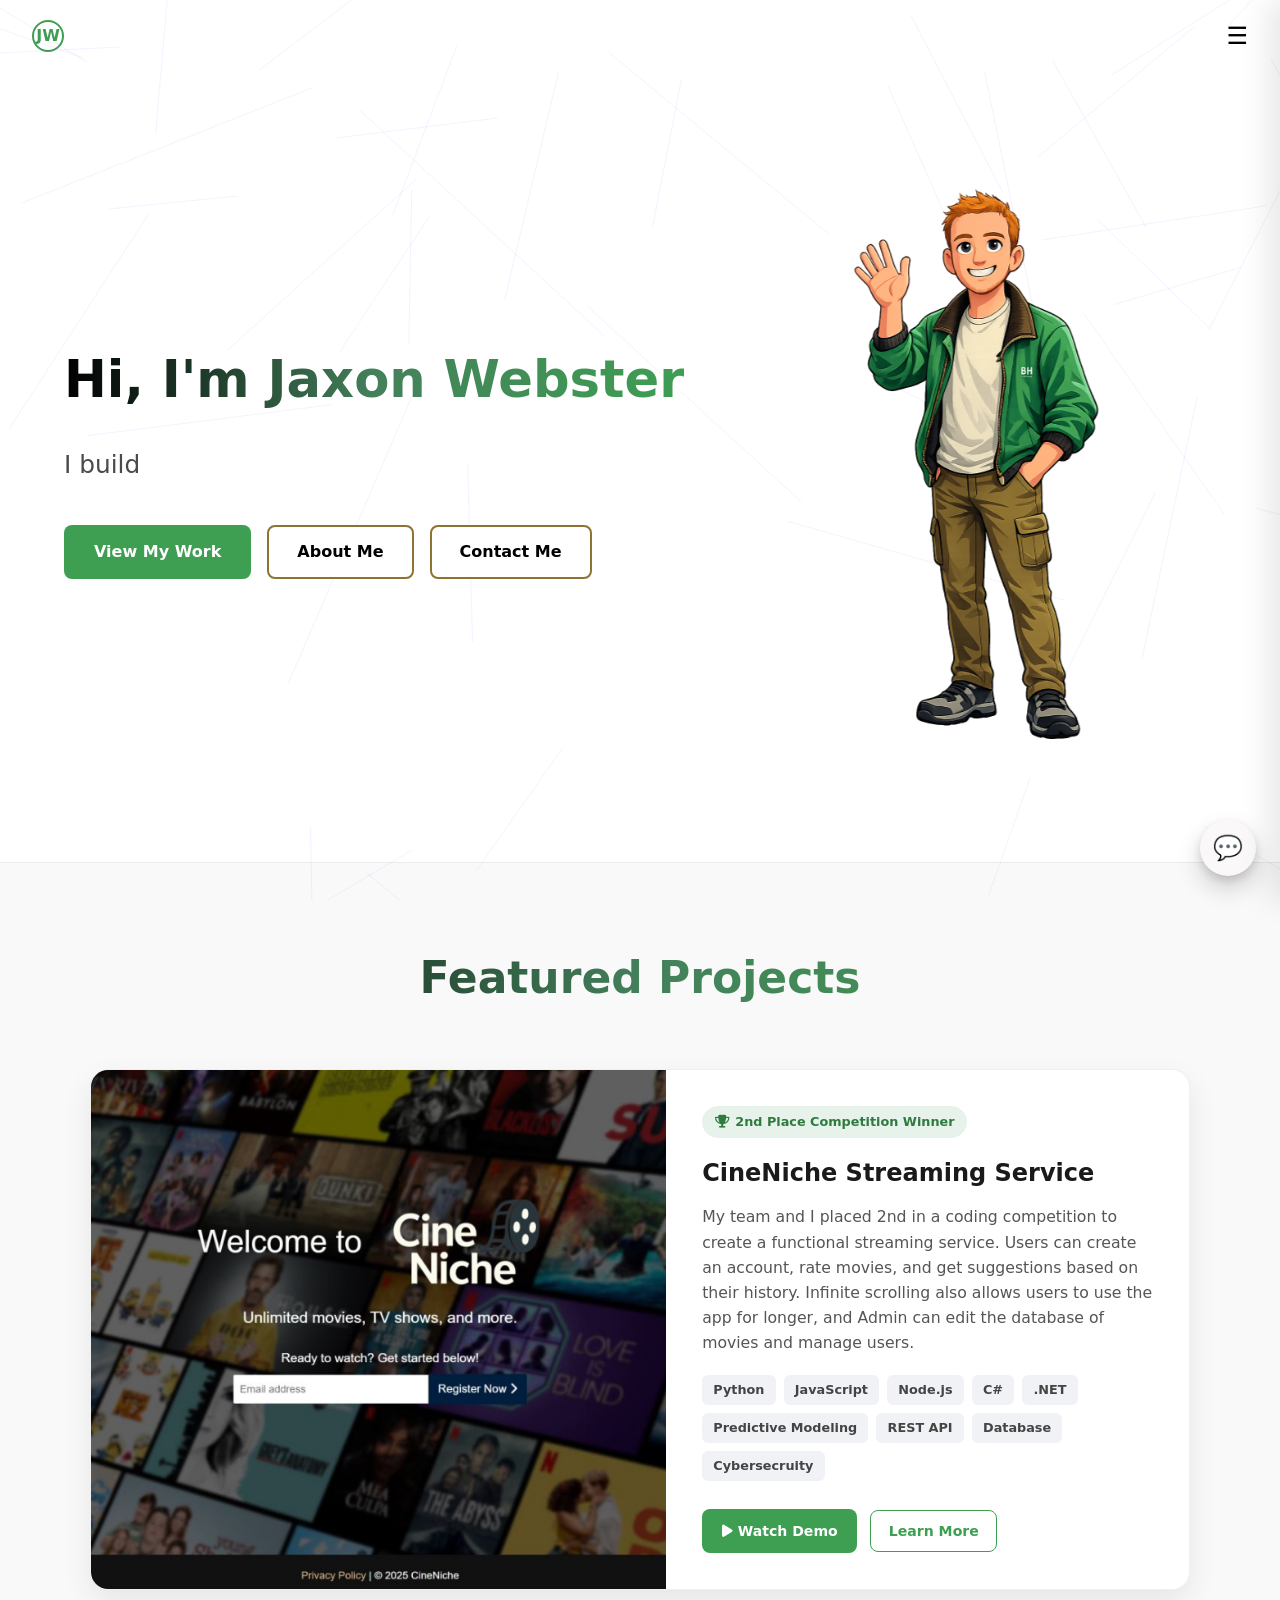
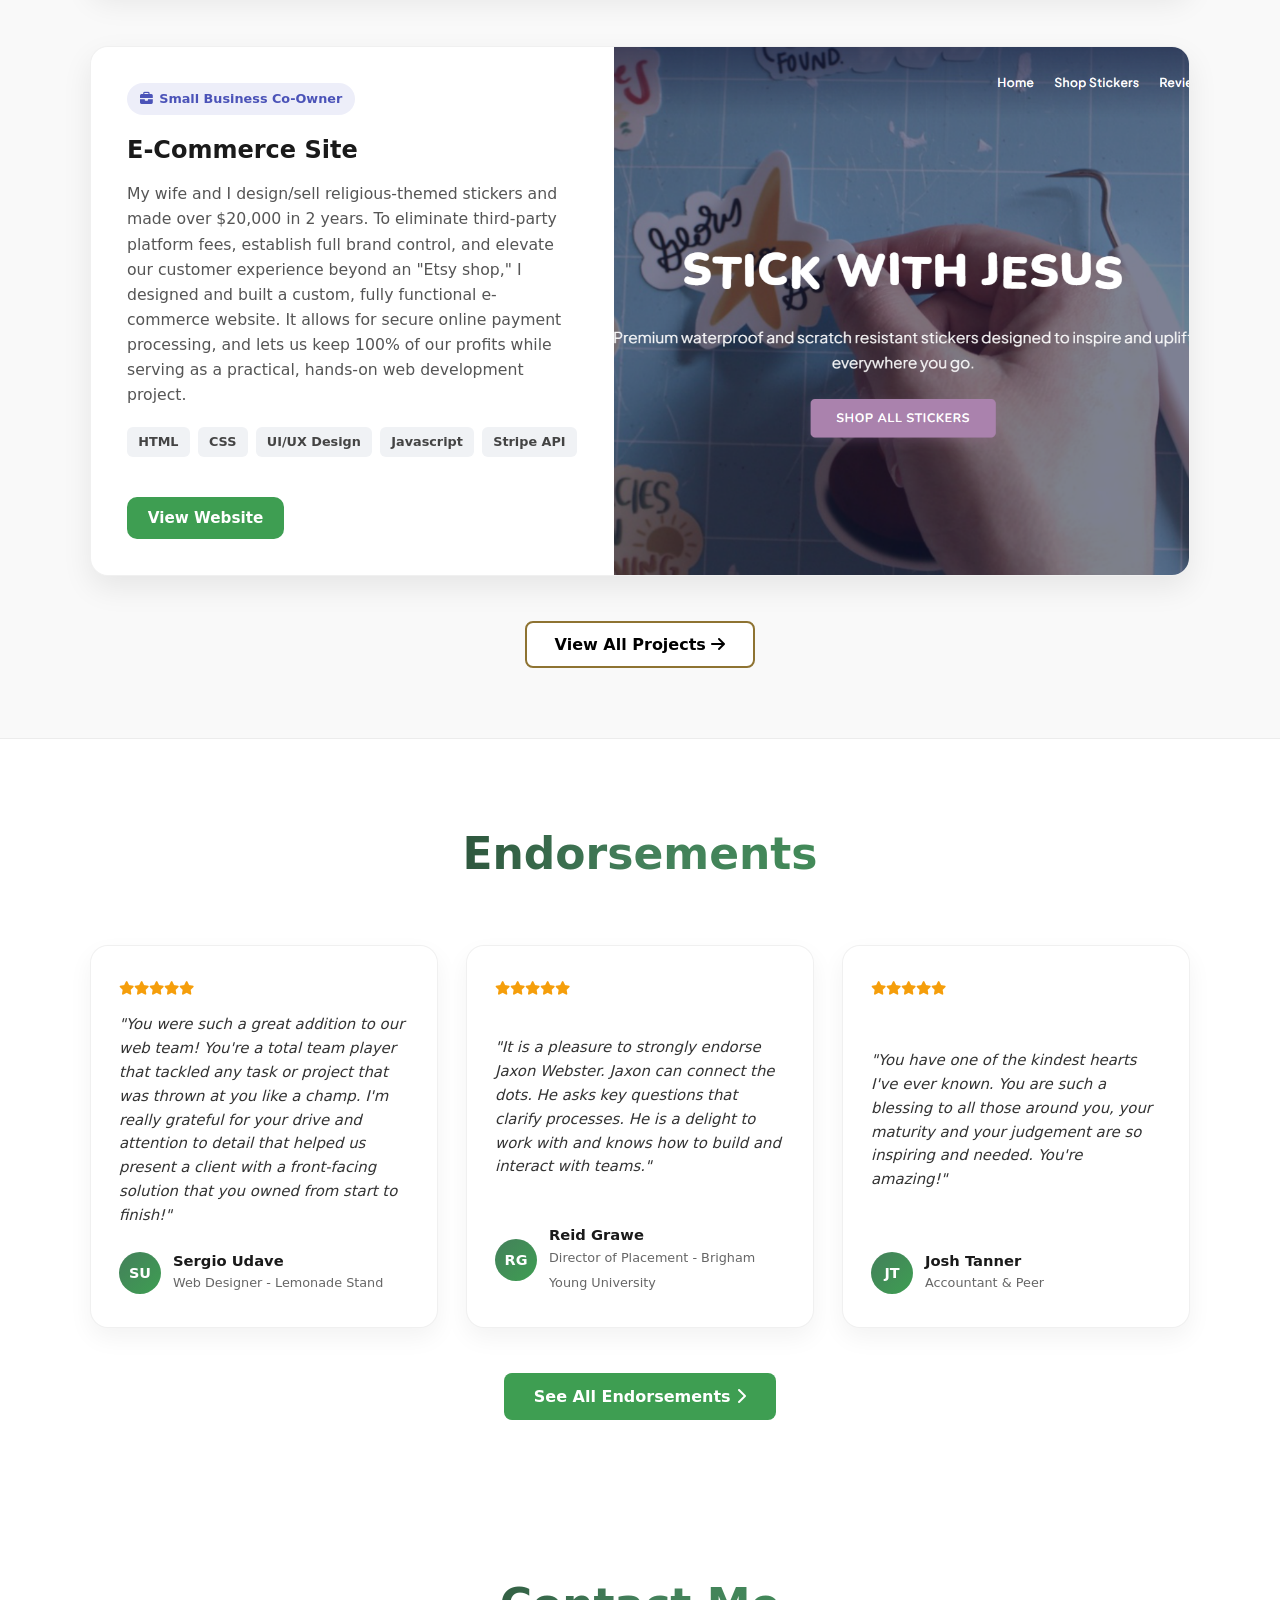
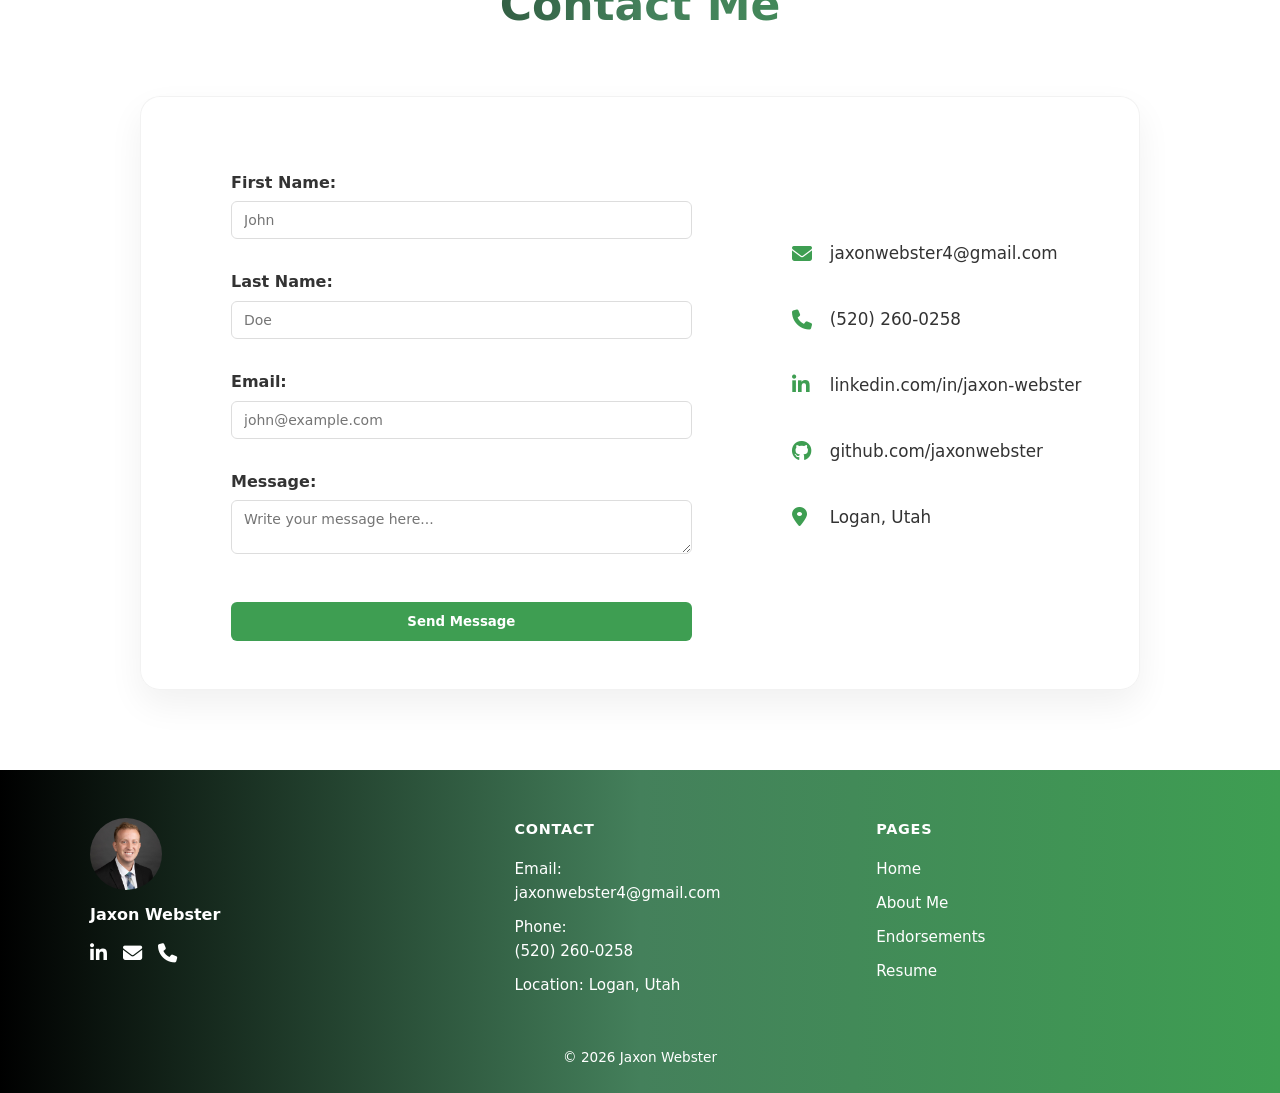
<file: index.html>
<!DOCTYPE html>
<html lang="en">
<head>
  <meta charset="UTF-8" />
  <meta name="viewport" content="width=device-width, initial-scale=1.0" />
  <title>Jaxon Webster | Professional Portfolio</title>
  <meta name="description" content="Portfolio of Jaxon Webster, a programmer based in Utah. View my latest projects in Cybersecurity, Web Development, and Cloud Computing.">

  <!-- Styles -->
  <link rel="stylesheet" href="styles.css" />

  <!-- Font Awesome -->
  <link rel="stylesheet" href="https://cdnjs.cloudflare.com/ajax/libs/font-awesome/6.5.1/css/all.min.css" />
  <link rel="icon" href="images/cartoon.png" type="image/x-icon">
</head>
<body>

  <div class="signal-bg">
    <canvas id="signalCanvas"></canvas>
  </div>

  <!-- Navbar -->
  <header class="navbar">
    <div class="logo">JW</div>
    <button class="menu-btn" id="menuBtn">☰</button>
  </header>

  <!-- Slide-out Menu -->
  <nav class="side-menu" id="sideMenu">
    <button class="close-menu" id="closeMenu">✕</button>
    <a href="index.html">Home</a>
    <a href="about.html">About Me</a>
    <a href="projects.html">Projects</a>
    <a href="resume.html">Resume</a>
    <a href="endorsements.html">Endorsements</a>
  </nav>

  <!-- Overlay -->
  <div class="overlay" id="overlay"></div>

  <!-- Hero -->
  <section class="hero hero-split">
    <!-- LEFT SIDE -->
    <div class="hero-left">
      <h1 class="hero-title">
        <span id="typewriter"></span>
      </h1>
      <p class="hero-text">
        I build <span id="rotating-word"></span>
      </p>
      <div class="hero-buttons">
        <a href="projects.html" class="btn primary">View My Work</a>
        <a href="about.html" class="btn secondary">About Me</a>
        <a href="#contact" class="btn secondary">Contact Me</a>
      </div>
    </div>

    <!-- RIGHT SIDE -->
    <div class="hero-right">
      <img src="images/cartoon.png" alt="waving cartoon of Jaxon Webster" />
    </div>
  </section>

  <!-- =========================
     FEATURED PROJECTS SECTION
========================== -->
<section id="projects" class="projects-section-wrapper">
  <div class="projects-inner">
    <div class="section-header">
      <h2 class="gradient-text">Featured Projects</h2>
    </div>

    <div class="projects-container">

      <!-- Project 1 -->
      <article class="featured-card">
        <div class="featured-image">
          <img src="images/IMG_5556.jpg" alt="Cineniche streaming website screenshot">
        </div>
        <div class="featured-content">
          <div class="project-badge"><i class="fas fa-trophy"></i> 2nd Place Competition Winner</div>
          <h3>CineNiche Streaming Service</h3>
          <p>
            My team and I placed 2nd in a coding competition to create a functional streaming service. Users can create an account, rate movies, and get suggestions based on their history. Infinite scrolling also allows users to use the app for longer, and Admin can edit the database of movies and manage users.
          </p>
          
          <div class="tech-tags">
            <span>Python</span>
            <span>JavaScript</span>
            <span>Node.js</span>
            <span>C#</span>
            <span>.NET</span>
            <span>Predictive Modeling</span>
            <span>REST API</span>
            <span>Database</span>
            <span>Cybersecruity</span>
          </div>

          <div class="card-actions">
            <a href="https://youtu.be/du8ue6cPfEI" target="_blank" class="btn btn-sm primary">
              <i class="fas fa-play"></i> Watch Demo
            </a>
            <a href="projects.html" class="btn btn-sm outline">Learn More</a>
          </div>
        </div>
      </article>

      <!-- Project 2 -->
      <article class="featured-card reverse">
        <div class="featured-image">
          <img src="images/swjscreenshot.png" alt="SWJ">
        </div>
        <div class="featured-content">
          <div class="project-badge internship"><i class="fas fa-briefcase"></i> Small Business Co-Owner</div>
          <h3>E-Commerce Site</h3>
          <p>
            My wife and I design/sell religious-themed stickers and made over $20,000 in 2 years. To eliminate third-party platform fees, establish full brand control, and elevate our customer experience beyond an "Etsy shop," I designed and built a custom, fully functional e-commerce website. It allows for secure online payment processing, and lets us keep 100% of our profits while serving as a practical, hands-on web development project.
          </p>
          
          <div class="tech-tags">
            <span>HTML</span>
            <span>CSS</span>
            <span>UI/UX Design</span>
            <span>Javascript</span>
            <span>Stripe API</span>
          </div>

          <div class="card-actions">
            <a href="https://stickwithjesusco.com/index.html" class="project-btn" target="_blank">
        View Website
      </a>
      
      
          </div>
        </div>
      </article>

    </div>

    <div class="view-more-container">
      <a href="projects.html" class="btn secondary">View All Projects <i class="fas fa-arrow-right"></i></a>
    </div>
  </div>
</section>

<!-- =========================
     TESTIMONIALS SECTION
========================== -->
<section class="testimonials-section-wrapper">
  <div class="testimonials-inner">
    <div class="section-header">
      <h2 class="gradient-text">Endorsements</h2>
    </div>

    <div class="testimonials-grid">
      <!-- Testimonial 1 -->
      <div class="testimonial-card">
        <div class="stars">
          <i class="fas fa-star"></i><i class="fas fa-star"></i><i class="fas fa-star"></i><i class="fas fa-star"></i><i class="fas fa-star"></i>
        </div>
        <p class="testimonial-text">
          "You were such a great addition to our web team! You're a total team player that tackled any task or project that was thrown at you like a champ. I'm really grateful for your drive and attention to detail that helped us present a client with a front-facing solution that you owned from start to finish!"
        </p>
        <div class="testimonial-author">
          <div class="author-avatar">SU</div>
          <div class="author-info">
            <h4>Sergio Udave</h4>
            <span>Web Designer - Lemonade Stand</span>
          </div>
        </div>
      </div>

      <!-- Testimonial 2 -->
      <div class="testimonial-card">
        <div class="stars">
          <i class="fas fa-star"></i><i class="fas fa-star"></i><i class="fas fa-star"></i><i class="fas fa-star"></i><i class="fas fa-star"></i>
        </div>
        <p class="testimonial-text">
          "It is a pleasure to strongly endorse Jaxon Webster. Jaxon can connect the dots. He asks key questions that clarify processes. He is a delight to work with and knows how to build and interact with teams."
        </p>
        <div class="testimonial-author">
          <div class="author-avatar">RG</div>
          <div class="author-info">
            <h4>Reid Grawe</h4>
            <span>Director of Placement - Brigham Young University</span>
          </div>
        </div>
      </div>

      <!-- Testimonial 3 -->
      <div class="testimonial-card">
        <div class="stars">
          <i class="fas fa-star"></i><i class="fas fa-star"></i><i class="fas fa-star"></i><i class="fas fa-star"></i><i class="fas fa-star"></i>
        </div>
        <p class="testimonial-text">
          "You have one of the kindest hearts I've ever known. You are such a blessing to all those around you, your maturity and your judgement are so inspiring and needed. You're amazing!"
        </p>
        <div class="testimonial-author">
          <div class="author-avatar">JT</div>
          <div class="author-info">
            <h4>Josh Tanner</h4>
            <span>Accountant & Peer</span>
          </div>
        </div>
      </div>
    </div>

    <div class="testimonials-cta">
      <a href="endorsements.html" class="btn primary">
        See All Endorsements <i class="fas fa-chevron-right"></i>
      </a>
    </div>
  </div>
</section>

  <!-- =========================
     CONTACT ME SECTION
========================== -->
<section class="contact-section-wrapper" id="contact">
  <div class="contact-inner">
    
    <!-- Section Title OUTSIDE the white card -->
    <div class="section-header">
      <h2 class="gradient-text">Contact Me</h2>
    </div>

    <!-- Contact Form Card -->
    <div class="contact-card">
      <div class="contact-row">

        <!-- LEFT: FORM -->
        <div class="contact-left">
          <form class="contact-form" action="https://formspree.io/f/xaqlzwyv" method="POST">
            <input type="hidden" name="_subject" value="New message from portfolio site">

            <label>
              First Name:
              <input type="text" name="firstName" placeholder="John" required>
            </label>

            <label>
              Last Name:
              <input type="text" name="lastName" placeholder="Doe" required>
            </label>

            <label>
              Email:
              <input type="email" name="email" placeholder="john@example.com" required>
            </label>

            <label>
              Message:
              <textarea name="message" placeholder="Write your message here..." required></textarea>
            </label>

            <input type="text" name="_gotcha" style="display:none">

            <button type="submit">Send Message</button>
          </form>
        </div>

        <!-- RIGHT: CONTACT INFO -->
        <div class="contact-right">
          <div class="contact-item">
            <i class="fas fa-envelope"></i>
            <a href="mailto:jaxonwebster4@gmail.com">jaxonwebster4@gmail.com</a>
          </div>

          <div class="contact-item">
            <i class="fas fa-phone"></i>
            <a href="tel:5202600258">(520) 260-0258</a>
          </div>

          <div class="contact-item">
            <i class="fab fa-linkedin-in"></i>
            <a href="https://www.linkedin.com/in/jaxon-webster" target="_blank">
              linkedin.com/in/jaxon-webster
            </a>
          </div>

          <div class="contact-item">
            <i class="fab fa-github"></i>
            <a href="https://github.com/jaxonwebster" target="_blank">
              github.com/jaxonwebster
            </a>
          </div>

          <div class="contact-item">
            <i class="fas fa-location-dot"></i>
            <span>Logan, Utah</span>
          </div>
        </div>

      </div>
    </div>

  </div>
</section>

  <!-- Footer -->
  <footer class="footer">
    <div class="footer-container">
      <div class="footer-profile">
        <img src="images/portrait.jpg" alt="Portrait of Jaxon Webster" class="footer-avatar" />
        <p class="footer-name">Jaxon Webster</p>
        <div class="footer-socials">
          <a href="https://www.linkedin.com/in/jaxon-webster" target="_blank"><i class="fab fa-linkedin-in"></i></a>
          <a href="mailto:jaxonwebster4@gmail.com"><i class="fas fa-envelope"></i></a>
          <a href="tel:5202600258"><i class="fas fa-phone"></i></a>
        </div>
      </div>

      <div class="footer-column">
        <h4>Contact</h4>
        <p>Email: <a href="mailto:jaxonwebster4@gmail.com">jaxonwebster4@gmail.com</a></p>
        <p>Phone: <a href="tel:5202600258">(520) 260-0258</a></p>
        <p>Location: Logan, Utah</p>
      </div>

      <div class="footer-column">
        <h4>Pages</h4>
        <a href="index.html">Home</a>
        <a href="about.html">About Me</a>
        <a href="endorsements.html">Endorsements</a>
        <a href="resume.html">Resume</a>
      </div>
    </div>
    <p class="footer-bottom">© 2026 Jaxon Webster</p>
  </footer>

  <!-- Mini Chat Assistant -->
  <div class="chatbot">
    <button class="chatbot-toggle" id="chatbotToggle">💬</button>
    <div class="chatbot-window" id="chatbotWindow">
      <div class="chatbot-header">
        <span>Ask Jaxon</span>
        <button id="chatbotClose">✕</button>
      </div>
      <div class="chatbot-body" id="chatbotBody">
        <p class="bot-message">Hey! 👋 What would you like to know?</p>
      </div>
      <div class="chatbot-questions">
        <button data-question="skills">What technologies do you use?</button>
        <button data-question="experience">What kind of experience do you have?</button>
        <button data-question="projects">What projects should I check out?</button>
        <button data-question="contact">How can I contact you?</button>
      </div>
    </div>
  </div>

  <script src="script.js"></script>
</body>
</html>
</file>
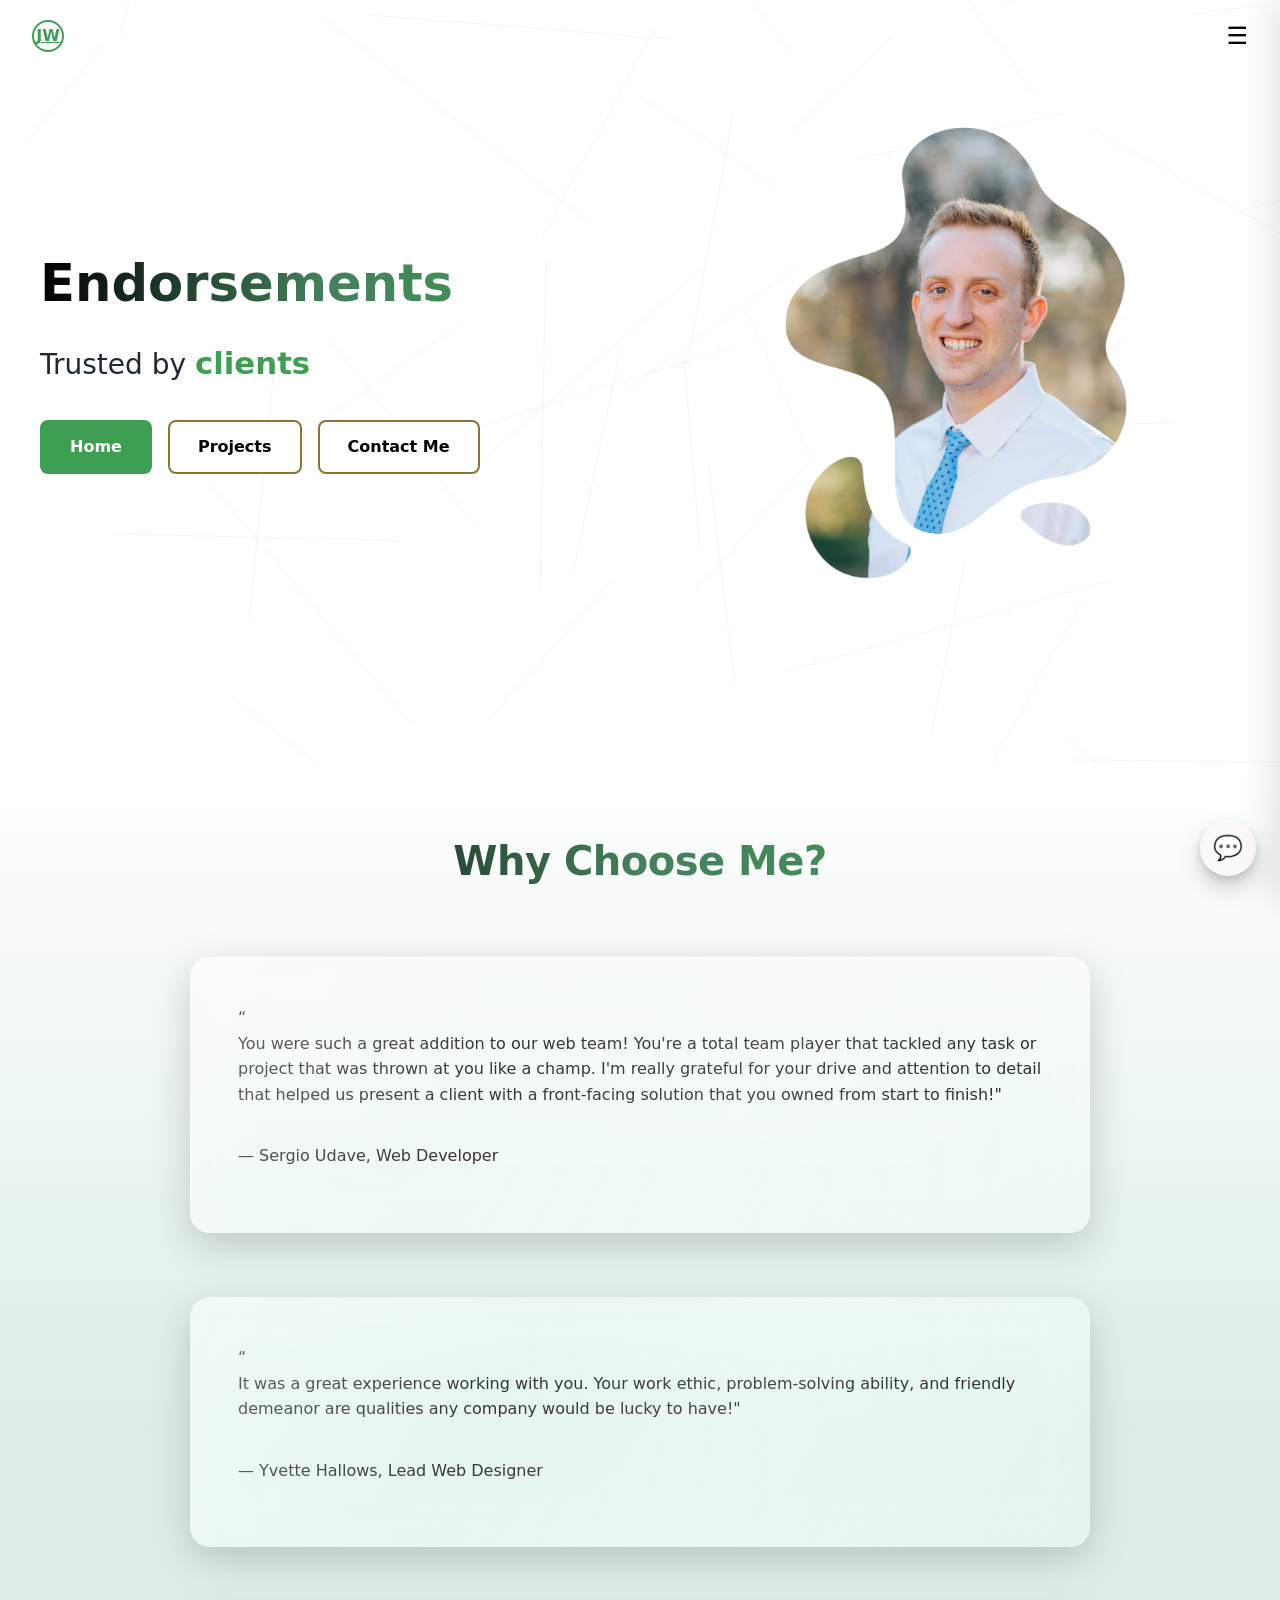
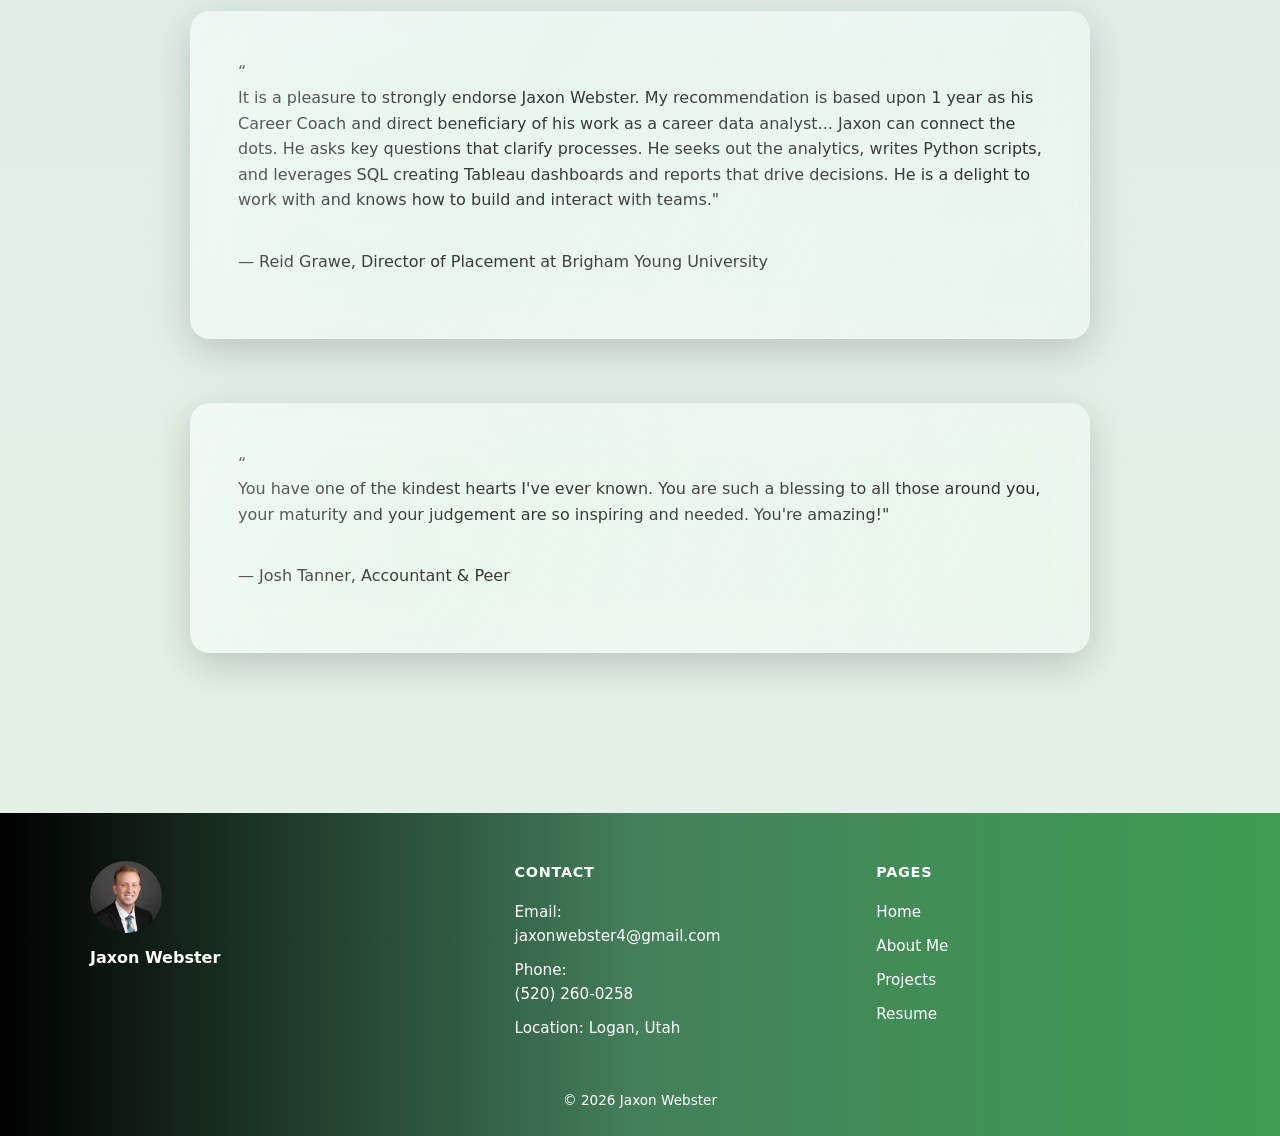
<file: endorsements.html>
<!DOCTYPE html>
<html lang="en">
<head>
  <meta charset="UTF-8" />
  <meta name="viewport" content="width=device-width, initial-scale=1.0" />
  <title>Endorsements | Jaxon Webster</title>
  <link rel="stylesheet" href="styles.css" />
<link href="https://fonts.googleapis.com/css2?family=Lobster+Two:wght@700&display=swap" rel="stylesheet">



</head>
<body class="transparent-nav endorsements-page">
  <!-- Background -->
  <div class="signal-bg">
    <canvas id="signalCanvas"></canvas>
  </div>
<!-- Navbar -->
  <header class="navbar">
    <a href="index.html" class="logo">JW</a>
    <button class="menu-btn" id="menuBtn">☰</button>
  </header>

  <!-- Slide-out Menu -->
<nav class="side-menu" id="sideMenu">
  <button class="close-menu" id="closeMenu">✕</button>

  <a href="index.html">Home</a>
  <a href="about.html">About Me</a>
  <a href="projects.html">Projects</a>
  <a href="resume.html">Resume</a>
  <a href="endorsements.html">Endorsements</a>
</nav>

<section class="endorsement-hero">
  <div class="endorsement-hero-inner">

    <!-- LEFT -->
    <div class="endorsement-hero-left">
      <h1 class="endorsement-hero-title">
        Endorsements
      </h1>

      <p class="endorsement-hero-subtitle">
  Trusted by <span class="endorsement-rotating-word"></span>
</p>


      <div class="endorsement-hero-buttons">
        <a href="index.html" class="btn primary">Home</a>
<a href="projects.html" class="btn secondary">Projects</a>
        <a href="index.html#contact" class="btn secondary">Contact Me</a>
      </div>
    </div>

    <!-- RIGHT -->
    <div class="endorsement-hero-right">
      <img src="images/me.png" alt="Jaxon Webster illustration">
    </div>

  </div>
</section>




<!-- =========================
     CONTENT
========================== -->
<section class="endorsements-content-wrapper" id="endorsements">
  <h1 class="endorsements-title fade-in">
  Why Choose Me?
</h1>


<div class="endorsements-inner">
  <section class="quote-block fade-in">
    <span class="quote-mark">“</span>
    <blockquote>
      You were such a great addition to our web team! You're a total team player that tackled any task or project that was thrown at you like a champ. I'm really grateful for your drive and attention to detail that helped us present a client with a front-facing solution that you owned from start to finish!"
    </blockquote>
    <p class="quote-author">— Sergio Udave, Web Developer</p>
  </section>

  <section class="quote-block fade-in">
    <span class="quote-mark">“</span>
    <blockquote>
      It was a great experience working with you. Your work ethic, problem-solving ability, and friendly demeanor are qualities any company would be lucky to have!"
    </blockquote>
    <p class="quote-author">— Yvette Hallows, Lead Web Designer</p>
  </section>

  <section class="quote-block fade-in">
    <span class="quote-mark">“</span>
    <blockquote>
      It is a pleasure to strongly endorse Jaxon Webster. My recommendation is based upon 1 year as his Career Coach and direct beneficiary of his work as a career data analyst... Jaxon can connect the dots. He asks key questions that clarify processes. He seeks out the analytics, writes Python scripts, and leverages SQL creating Tableau dashboards and reports that drive decisions. He is a delight to work with and knows how to build and interact with teams."
    </blockquote>
    <p class="quote-author">
      — Reid Grawe, Director of Placement at Brigham Young University
    </p>
  </section>
    <section class="quote-block fade-in">
    <span class="quote-mark">“</span>
    <blockquote>
       You have one of the kindest hearts I've ever known. You are such a blessing to all those around you, your maturity and your judgement are so inspiring and needed. You're amazing!"
    </blockquote>
    <p class="quote-author">
      — Josh Tanner, Accountant & Peer
    </p>
  </section>
</div>
</section>


</main>
<!-- Footer (same as About page) -->
  <footer class="footer">
    <div class="footer-container">

      <div class="footer-profile">
        <img src="images/portrait.jpg" alt="Jaxon Webster" class="footer-avatar" />
        <p class="footer-name">Jaxon Webster</p>

        <div class="footer-socials">
          <a href="https://www.linkedin.com/in/jaxon-webster" target="_blank">
            <i class="fab fa-linkedin-in"></i>
          </a>
          <a href="mailto:jaxonwebster4@gmail.com">
            <i class="fas fa-envelope"></i>
          </a>
          <a href="tel:5202600258">
            <i class="fas fa-phone"></i>
          </a>
        </div>
      </div>

      <div class="footer-column">
        <h4>Contact</h4>
        <p>Email: <a href="mailto:jaxonwebster4@gmail.com">jaxonwebster4@gmail.com</a></p>
        <p>Phone: <a href="tel:5202600258">(520) 260-0258</a></p>
        <p>Location: Logan, Utah</p>
      </div>

      <div class="footer-column">
        <h4>Pages</h4>
        <a href="index.html">Home</a>
        <a href="about.html">About Me</a>
        <a href="projects.html">Projects</a>
        <a href="resume.html">Resume</a>
      </div>

    </div>
    <p class="footer-bottom">© 2026 Jaxon Webster</p>
  </footer>
  <!-- =========================
     MINI CHAT ASSISTANT
========================== -->
<div class="chatbot">

  <button class="chatbot-toggle" id="chatbotToggle">
    💬
  </button>

  <div class="chatbot-window" id="chatbotWindow">
    <div class="chatbot-header">
      <span>Ask Jaxon</span>
      <button id="chatbotClose">✕</button>
    </div>

    <div class="chatbot-body" id="chatbotBody">
      <p class="bot-message">
        Hey! 👋 What would you like to know?
      </p>
    </div>

    <div class="chatbot-questions">
      <button data-question="skills">What technologies do you use?</button>
      <button data-question="experience">What kind of experience do you have?</button>
      <button data-question="projects">What projects should I check out?</button>
      <button data-question="contact">How can I contact you?</button>
    </div>
  </div>

</div>
<script>
  const words = [
    "clients",
    "teams",
    "brands",
    "peers",
    "managers",
    "startups"
  ];

  const wordEl = document.querySelector(".endorsement-rotating-word");
  let index = 0;

  function rotateWord() {
    // fade out
    wordEl.style.opacity = 0;

    setTimeout(() => {
      wordEl.textContent = words[index];
      wordEl.style.opacity = 1;
      index = (index + 1) % words.length;
    }, 300);
  }

  // initial word
  rotateWord();

  // rotate every 2.0 seconds
  setInterval(rotateWord, 2000);
</script>
<script>
  document.documentElement.classList.add('js');
</script>
<script src="script.js"></script>

</body>
</html>
</file>
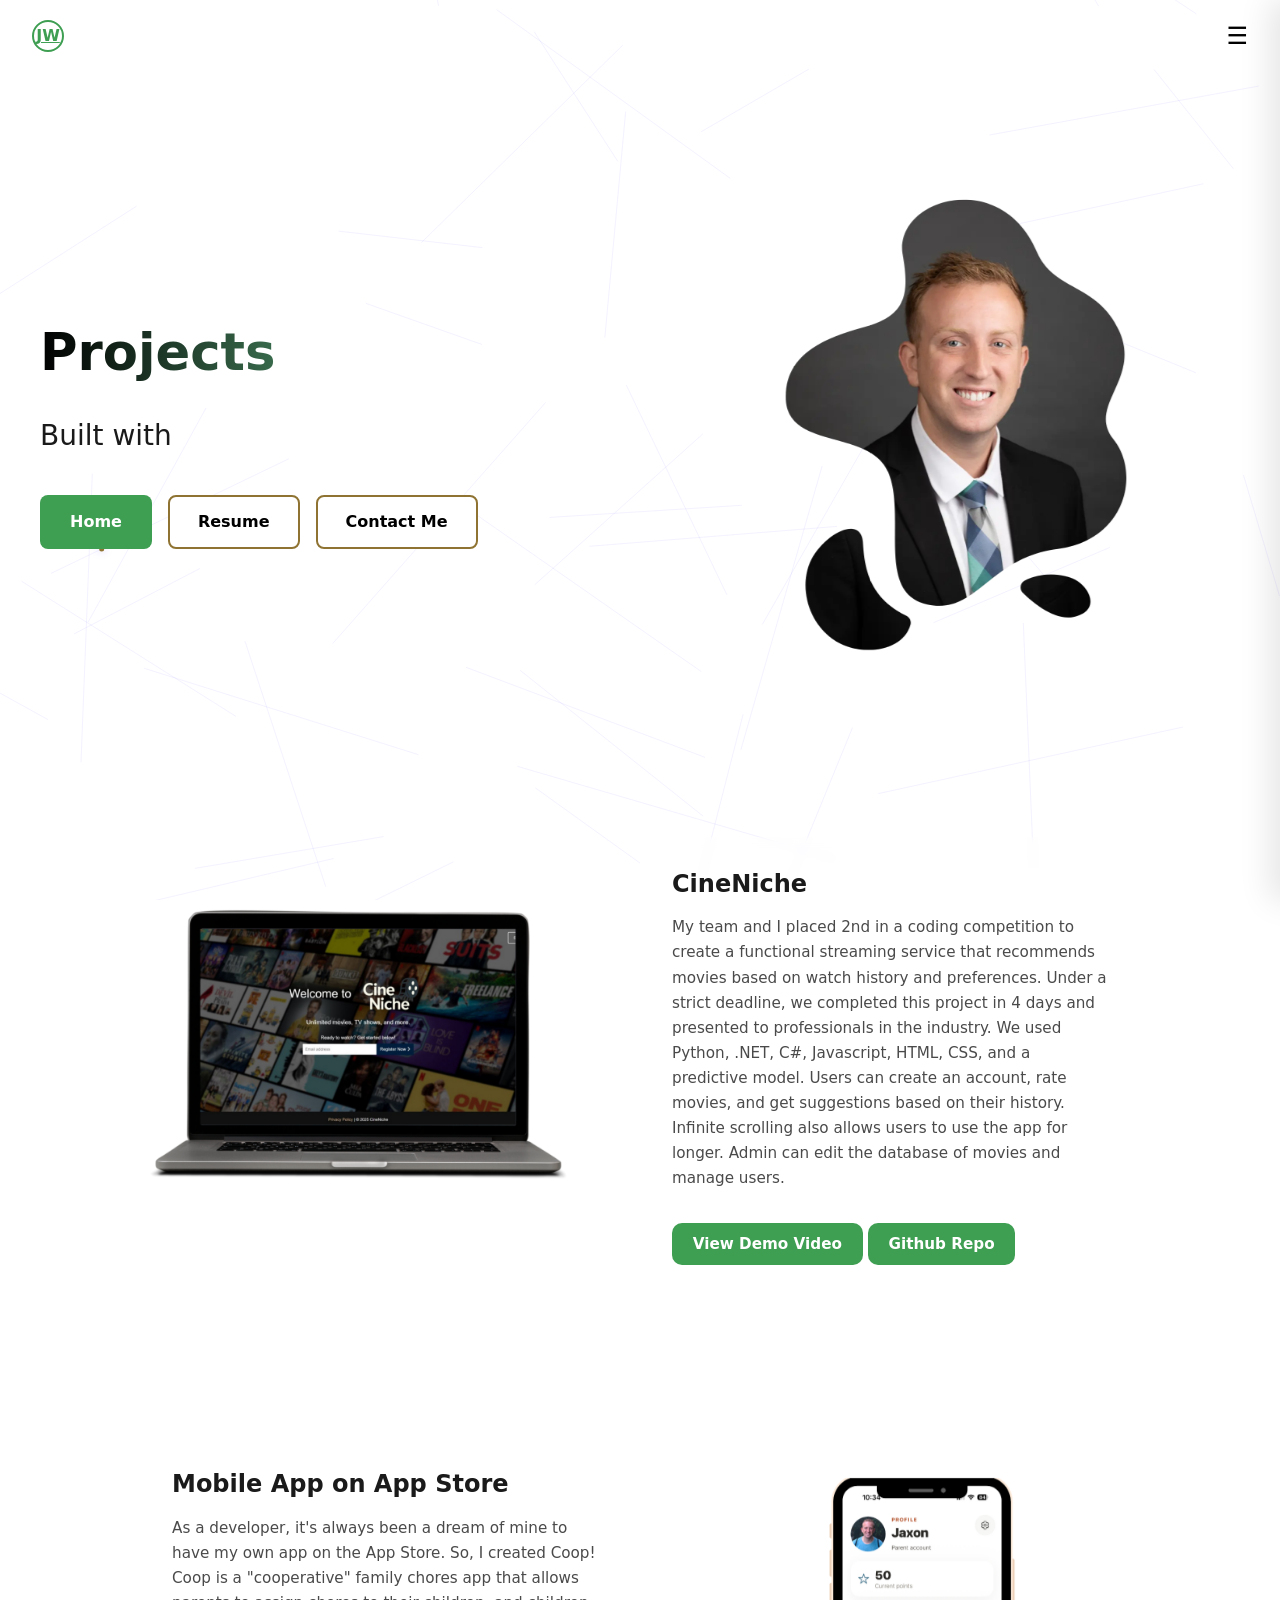
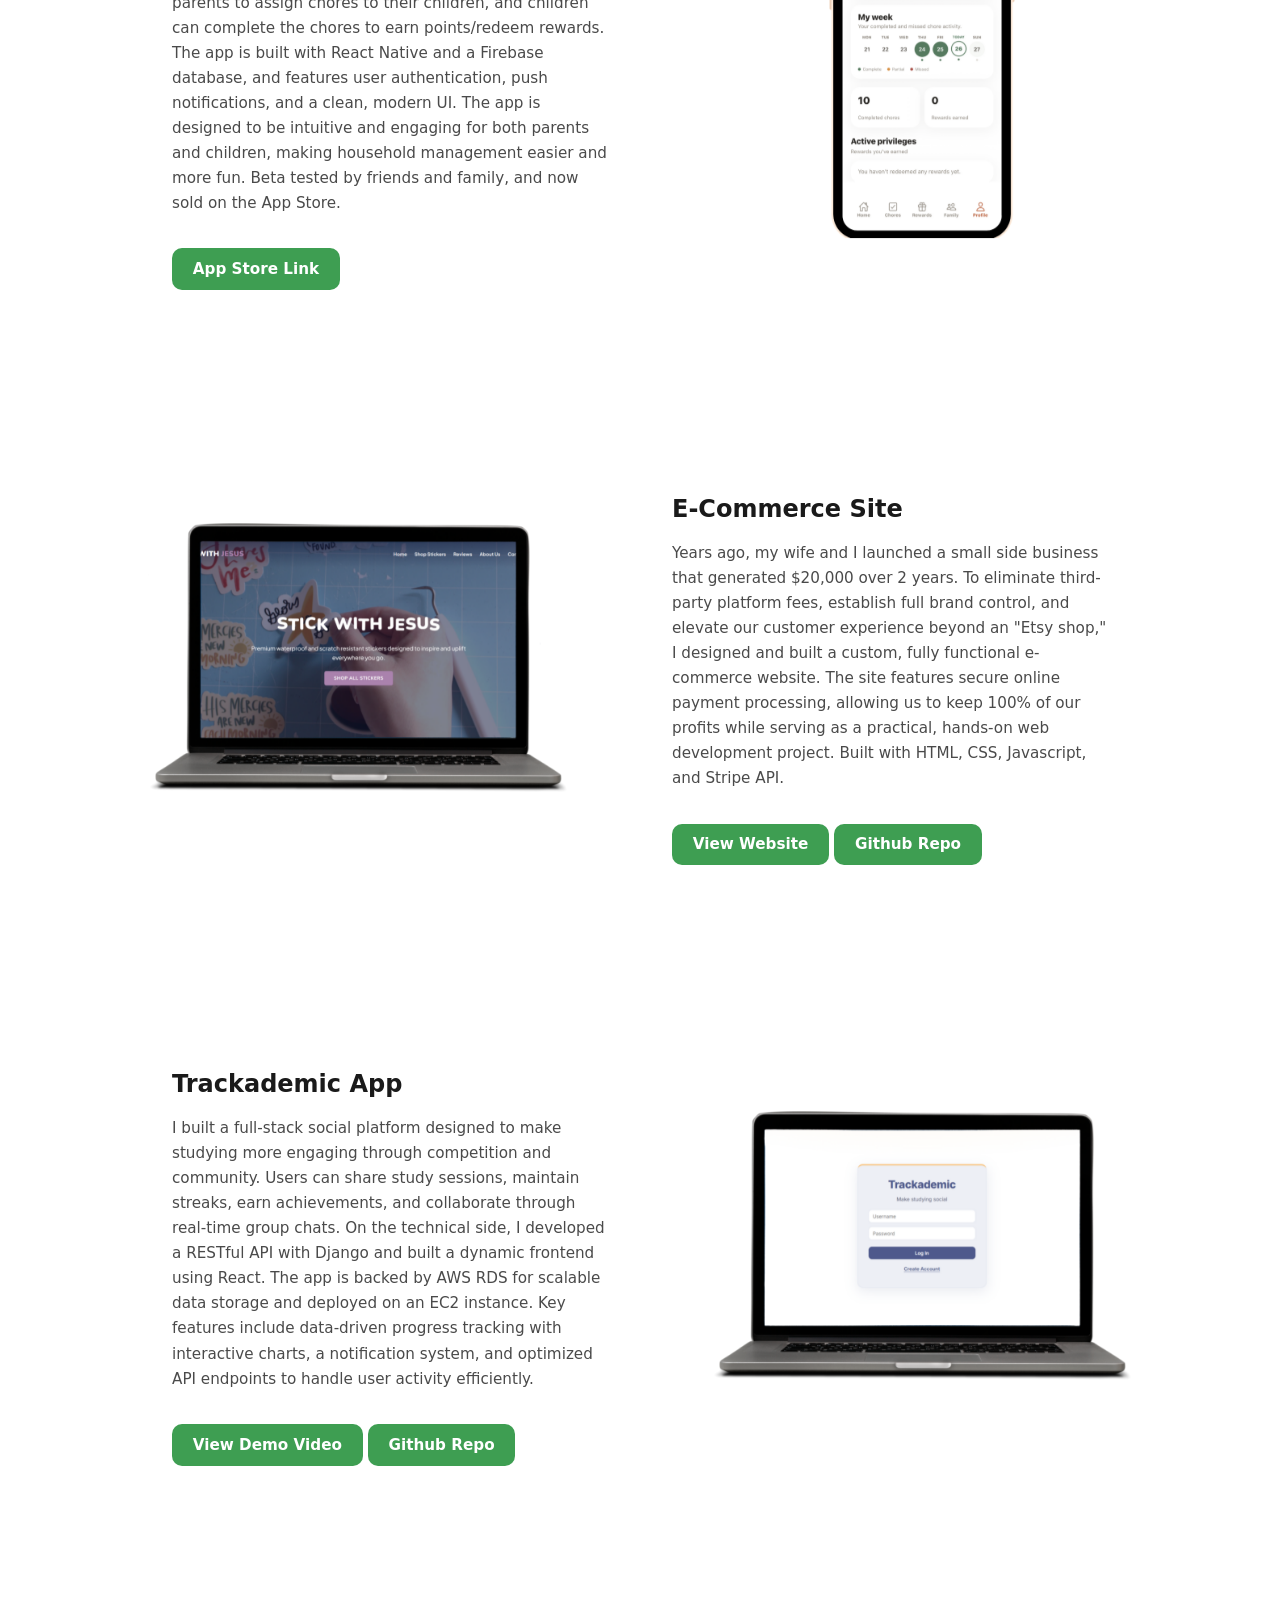
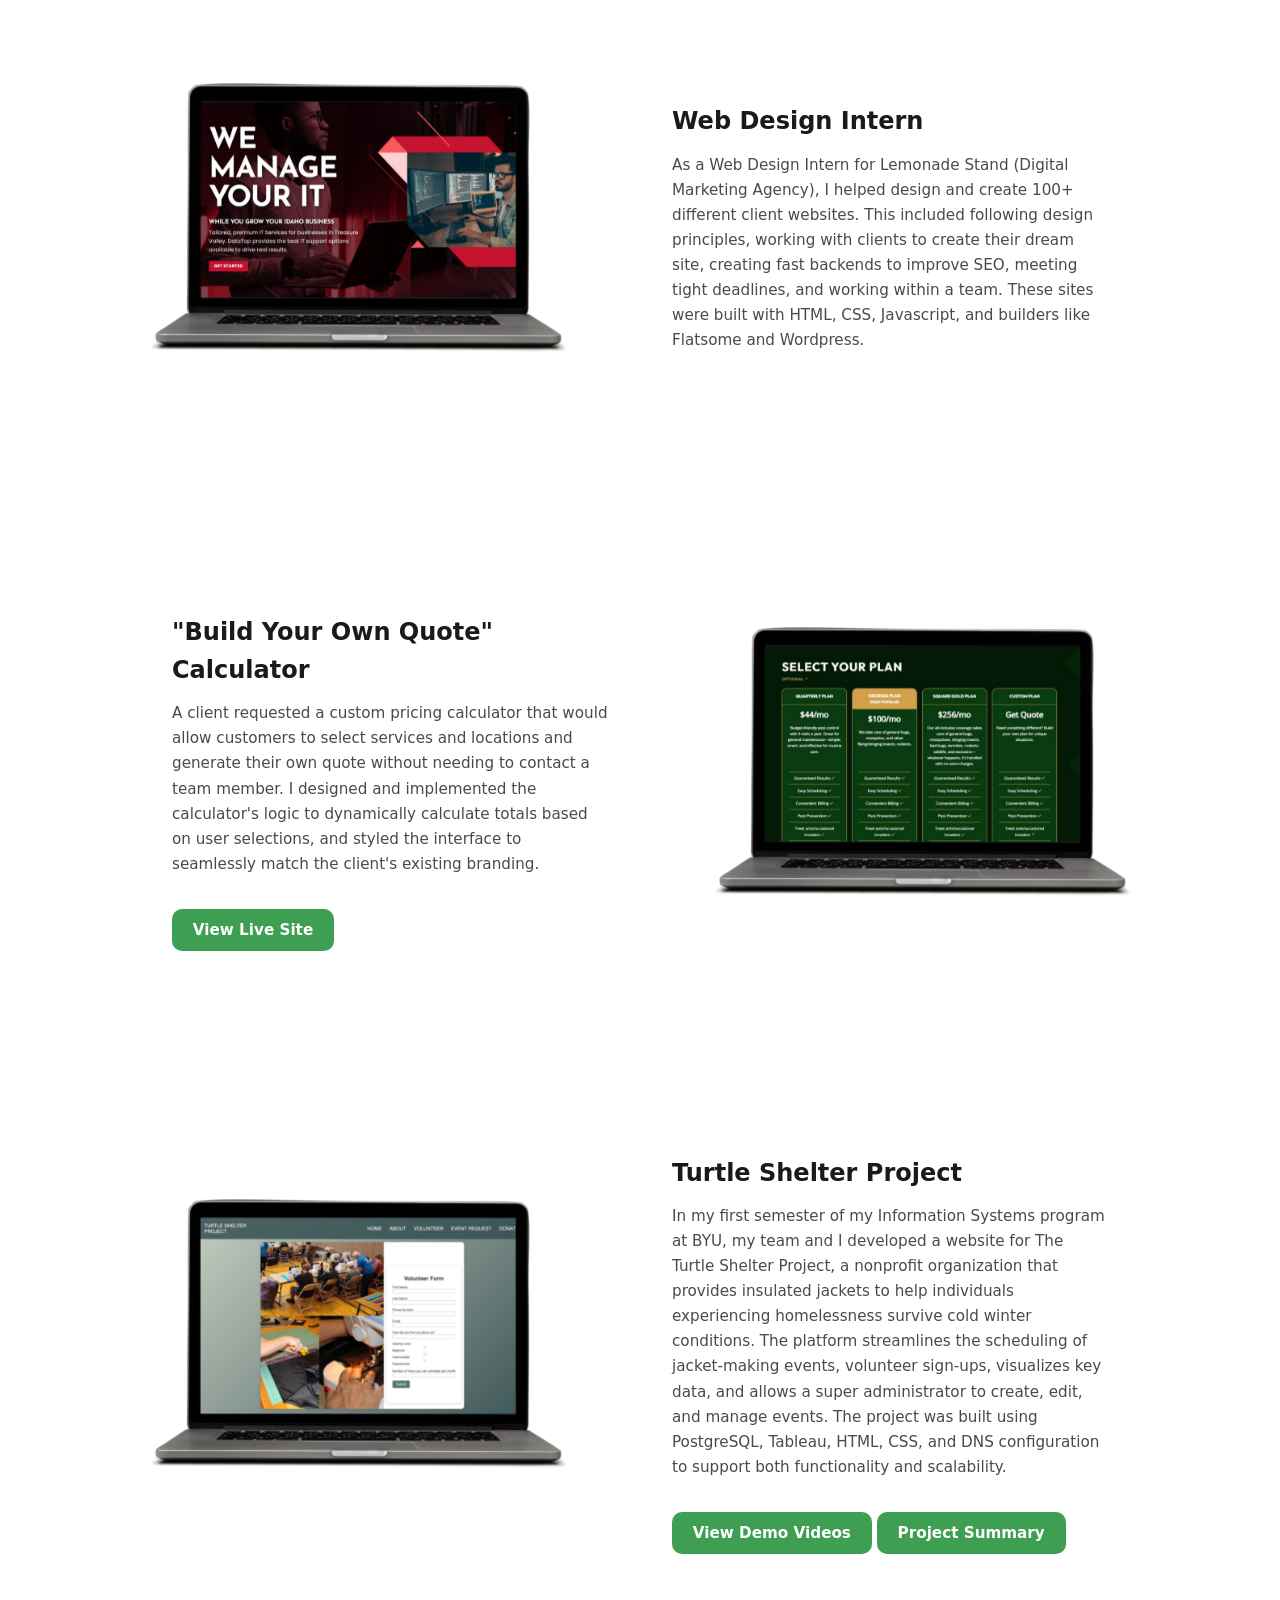
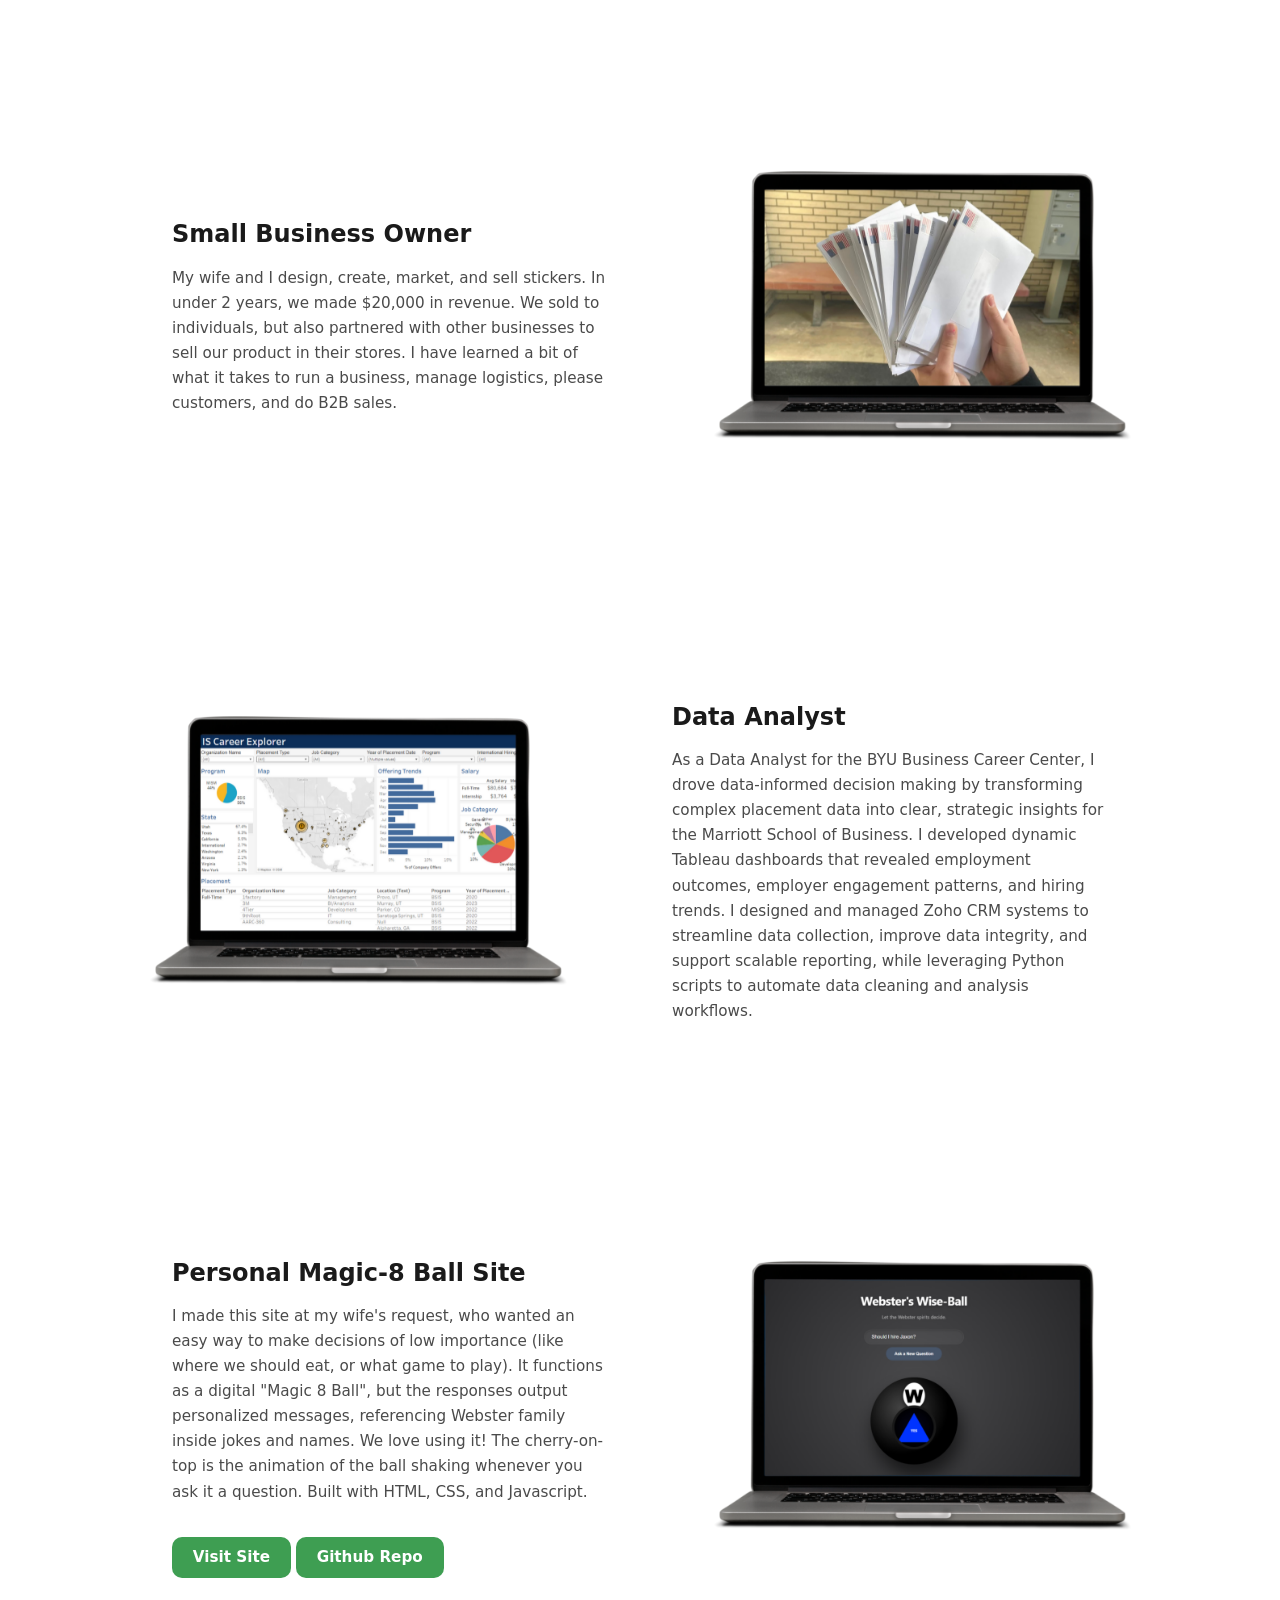
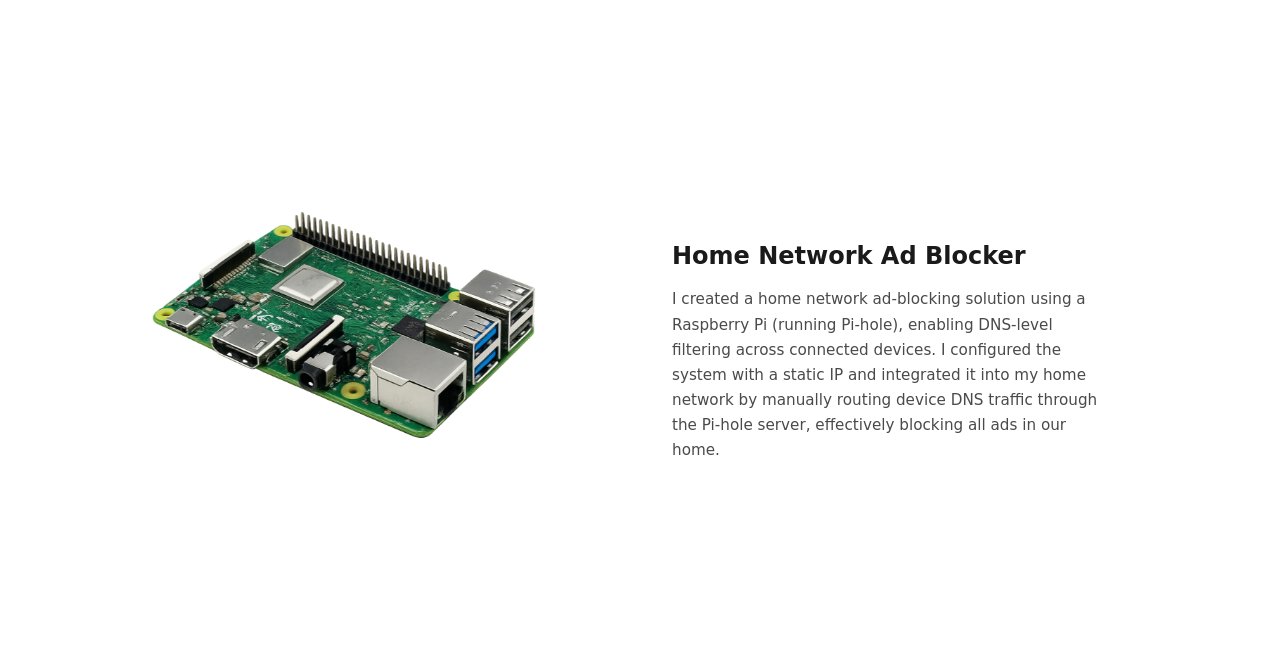
<file: projects.html>
<!DOCTYPE html>
<html lang="en">
<head>
  <meta charset="UTF-8" />
  <meta name="viewport" content="width=device-width, initial-scale=1.0" />
  <title>Projects | Jaxon Webster</title>

  <link rel="stylesheet" href="styles.css" />

  <!-- Font Awesome -->
  <link
    rel="stylesheet"
    href="https://cdnjs.cloudflare.com/ajax/libs/font-awesome/6.5.1/css/all.min.css"
  />
</head>
<body>

  <!-- Background -->
  <div class="signal-bg">
    <canvas id="signalCanvas"></canvas>
  </div>

  <!-- Navbar -->
  <header class="navbar">
    <a href="index.html" class="logo">JW</a>
    <button class="menu-btn" id="menuBtn">☰</button>
  </header>

  <!-- Slide-out Menu -->
  <nav class="side-menu" id="sideMenu">
    <button class="close-menu" id="closeMenu">✕</button>
    <a href="index.html">Home</a>
    <a href="about.html">About Me</a>
    <a href="projects.html">Projects</a>
    <a href="resume.html">Resume</a>
    <a href="endorsements.html">Endorsements</a>
  </nav>

  <div class="overlay" id="overlay"></div>

  <!-- Projects Hero -->
  <section class="endorsement-hero">
  <div class="endorsement-hero-inner">

    <!-- LEFT -->
    <div class="endorsement-hero-left">
      <h1 class="endorsement-hero-title">
        Projects
      </h1>

<p class="projects-hero-subtitle">
        Built with <span class="projects-rotating-word"></span>
      </p>

      <div class="endorsement-hero-buttons">
        <a href="index.html" class="btn primary">Home</a>
        <a href="resume.html" class="btn secondary">Resume</a>
        <a href="index.html#contact" class="btn secondary">Contact Me</a>
      </div>
    </div>

    <!-- RIGHT -->
    <div class="endorsement-hero-right">
      <img src="images/modernportrait.webp" alt="Jaxon Webster portrait">
    </div>

  </div>
</section>

<div class="project-grid">

  <!-- Project 1 -->
  <div class="project-row">
    <div class="project-image auto-rotate">
      <img src="images/cinenichelaptop1.png" alt="Cineniche">
      <img src="images/cinenichelaptop2.png" alt="">
      <img src="images/cinenichelaptop3.png" alt="">
      <img src="images/cinenichelaptop4.png" alt="">
    </div>

    <div class="project-content">
      <h3>CineNiche</h3>
      <p>
        My team and I placed 2nd in a coding competition to create a functional streaming service that recommends movies based on watch history and preferences. Under a strict deadline, we completed this project in 4 days and presented to professionals in the industry. We used Python, .NET, C#, Javascript, HTML, CSS, and a predictive model. Users can create an account, rate movies, and get suggestions based on their history. Infinite scrolling also allows users to use the app for longer. Admin can edit the database of movies and manage users.
      </p>
      <a href="https://youtu.be/du8ue6cPfEI" class="project-btn" target="_blank">
        View Demo Video
      </a>
      <a href="https://github.com/jaxonwebster/CineNiche.git" class="project-btn" target="_blank">
        Github Repo
      </a>
    </div>
  </div>

  <!-- Coop App -->
  <div class="project-row reverse">
    <div class="project-image auto-rotate">
      <img src="images/coop1.png" alt="Coop App Demo 1">
      <img src="images/coop2.png" alt="Coop App Demo 2">
      <img src="images/coop3.png" alt="Coop App Demo 3">
      <img src="images/coop4.png" alt="Coop App Demo 4">
    </div>

    <div class="project-content">
      <h3>Mobile App on App Store</h3>
      <p>
        As a developer, it's always been a dream of mine to have my own app on the App Store. So, I created Coop! Coop is a "cooperative" family chores app that allows parents to assign chores to their children, and children can complete the chores to earn points/redeem rewards. The app is built with React Native and a Firebase database, and features user authentication, push notifications, and a clean, modern UI. The app is designed to be intuitive and engaging for both parents and children, making household management easier and more fun. Beta tested by friends and family, and now sold on the App Store.
      </p>
      <a href="https://apps.apple.com/us/app/coop-family-chores/id6815063870" class="project-btn" target="_blank">
        App Store Link
      </a>
    </div>
  </div>

  <!-- Webster Web Design
  
  <div class="project-row reverse">
    <div class="project-image auto-rotate">
      <img src="images/websterwebdesign1.png" alt="Webster Web Design 1">
      <img src="images/websterwebdesign2.png" alt="Webster Web Design 2">
      <img src="images/websterwebdesign3.png" alt="Webster Web Design 3">
    </div>

    <div class="project-content">
      <h3>Webster Web Design</h3>
      <p>
      Founder of a freelance web development practice specializing in digital engineering for small businesses and individuals. I transform client goals/ideas into custom, premium online platforms by managing the full development lifecycle: from initial visual UI design to backend database architecture, secure e-commerce integrations, and search engine optimization.
      </p>
      <a href="https://websterwebdesign.com/" class="project-btn" target="_blank">
        View Website
      </a>
      <a href="https://github.com/jaxonwebster/WebsterWebDesign.git" class="project-btn" target="_blank">
        Github Repo
      </a>
    </div>
  </div>
  
  -->

  <!-- Project 3 -->
  <div class="project-row">
    <div class="project-image auto-rotate">
      <img src="images/swj1.png" alt="Website 1">
      <img src="images/swj2.png" alt="Website 2">
      <img src="images/swj3.png" alt="Website 3">
    </div>

    <div class="project-content">
      <h3>E-Commerce Site</h3>
      <p>
      Years ago, my wife and I launched a small side business that generated $20,000 over 2 years. To eliminate third-party platform fees, establish full brand control, and elevate our customer experience beyond an "Etsy shop," I designed and built a custom, fully functional e-commerce website. The site features secure online payment processing, allowing us to keep 100% of our profits while serving as a practical, hands-on web development project. Built with HTML, CSS, Javascript, and Stripe API.
      </p>
      <a href="https://stickwithjesusco.com/index.html" class="project-btn" target="_blank">
        View Website
      </a>
      <a href="https://github.com/jaxonwebster/Stick-With-Jesus.git" class="project-btn" target="_blank">
        Github Repo
      </a>
    </div>
  </div>



  <!-- Trackademic -->
  <div class="project-row reverse">
    <div class="project-image auto-rotate">
      <img src="images/trackademic3.png" alt="">
      <img src="images/trackademic1.PNG" alt="">
      <img src="images/trackademic2.PNG" alt="">
      <img src="images/trackademic4.png" alt="">
    </div>

    <div class="project-content">
      <h3>Trackademic App</h3>
      <p>
        I built a full-stack social platform designed to make studying more engaging through competition and community. Users can share study sessions, maintain streaks, earn achievements, and collaborate through real-time group chats.

        On the technical side, I developed a RESTful API with Django and built a dynamic frontend using React. The app is backed by AWS RDS for scalable data storage and deployed on an EC2 instance.

        Key features include data-driven progress tracking with interactive charts, a notification system, and optimized API endpoints to handle user activity efficiently.
      </p>
      <a href="https://youtu.be/q5QdFpET048" class="project-btn" target="_blank">
        View Demo Video
      </a>
      <a href="https://github.com/jaxonwebster/Trackademic.git" class="project-btn" target="_blank">
        Github Repo
      </a>
    </div>
  </div>

  <!-- Project 2 -->
  <div class="project-row">
    <div class="project-image auto-rotate">
      <img src="images/design1.png" alt="Web Design Intern site 1">
      <img src="images/design2.png" alt="">
      <img src="images/design3.png" alt="">
      <img src="images/design4.png" alt="">
      <img src="images/designexample.png" alt="">
    </div>

    <div class="project-content">
      <h3>Web Design Intern</h3>
      <p>
        As a Web Design Intern for Lemonade Stand (Digital Marketing Agency), I helped design and create 100+ different client websites. This included following design principles, working with clients to create their dream site, creating fast backends to improve SEO, meeting tight deadlines, and working within a team. These sites were built with HTML, CSS, Javascript, and builders like Flatsome and Wordpress.
    </div>
  </div>

  <!-- Project 3 -->
  <div class="project-row reverse">
    <div class="project-image auto-rotate">
      <img src="images/pest1.png" alt="Calculator UI">
      <img src="images/pest2.png" alt="Calculator Logic">
    </div>

    <div class="project-content">
      <h3>"Build Your Own Quote" Calculator</h3>
      <p>
        A client requested a custom pricing calculator that would allow customers to select services and locations and generate their own quote without needing to contact a team member. I designed and implemented the calculator's logic to dynamically calculate totals based on user selections, and styled the interface to seamlessly match the client's existing branding.
      </p>
      <a href="https://squarepest.com/build-your-quote/" class="project-btn" target="_blank">
        View Live Site
      </a>
    </div>
  </div>

  <!-- Turtle Shelter -->
  <div class="project-row">
    <div class="project-image auto-rotate">
      <img src="images/turtle1.png" alt="">
      <img src="images/turtle2.png" alt="">
      <img src="images/turtle3.png" alt="">
      <img src="images/turtle4.png" alt="">
    </div>

    <div class="project-content">
      <h3>Turtle Shelter Project</h3>
      <p>
        In my first semester of my Information Systems program at BYU, my team and I developed a website for The Turtle Shelter Project, a nonprofit organization that provides insulated jackets to help individuals experiencing homelessness survive cold winter conditions. The platform streamlines the scheduling of jacket-making events, volunteer sign-ups, visualizes key data, and allows a super administrator to create, edit, and manage events. The project was built using PostgreSQL, Tableau, HTML, CSS, and DNS configuration to support both functionality and scalability.
      </p>
      <a href="https://www.youtube.com/playlist?list=PL8Mrm23J2wQJsYbF6ShTgDTEauUwpfUHC" class="project-btn" target="_blank">
        View Demo Videos
      </a>
      <a href="https://youtu.be/K-u5eP1RudI" class="project-btn" target="_blank">
        Project Summary
      </a>
    </div>
  </div>

  <!-- Project 5 -->
  <div class="project-row reverse">
    <div class="project-image auto-rotate">
      <img src="images/stickers1.png" alt="">
      <img src="images/stickers2.png" alt="">
      <img src="images/stickers3.png" alt="">
      <img src="images/stickers4.png" alt="">
    </div>

    <div class="project-content">
      <h3>Small Business Owner</h3>
      <p>
       My wife and I design, create, market, and sell stickers. In under 2 years, we made $20,000 in revenue. We sold to individuals, but also partnered with other businesses to sell our product in their stores. I have learned a bit of what it takes to run a business, manage logistics, please customers, and do B2B sales.
      </p>
    </div>
  </div>

  <!-- Project 6 -->
  <div class="project-row">
    <div class="project-image auto-rotate">
      <img src="images/Data.png" alt="">
    </div>

    <div class="project-content">
      <h3>Data Analyst</h3>
      <p>
        As a Data Analyst for the BYU Business Career Center, I drove data-informed decision making by transforming complex placement data into clear, strategic insights for the Marriott School of Business. I developed dynamic Tableau dashboards that revealed employment outcomes, employer engagement patterns, and hiring trends. I designed and managed Zoho CRM systems to streamline data collection, improve data integrity, and support scalable reporting, while leveraging Python scripts to automate data cleaning and analysis workflows.
      </p>
    </div>
  </div>

   <!-- Magic 8 Ball -->
  <div class="project-row reverse">
    <div class="project-image auto-rotate">
      <img src="images/websterwiseball.png" alt="">
    </div>

    <div class="project-content">
      <h3>Personal Magic-8 Ball Site</h3>
      <p>
       I made this site at my wife's request, who wanted an easy way to make decisions of low importance (like where we should eat, or what game to play). It functions as a digital "Magic 8 Ball", but the responses output personalized messages, referencing Webster family inside jokes and names. We love using it! The cherry-on-top is the animation of the ball shaking whenever you ask it a question. Built with HTML, CSS, and Javascript.
      </p>
      <a href="https://jaxonwebster.github.io/WebstersWiseBall/" class="project-btn" target="_blank">
        Visit Site
      </a>
      <a href="https://github.com/jaxonwebster/WebstersWiseBall" class="project-btn" target="_blank">
        Github Repo
      </a>
    </div>
  </div>

  <!-- Raspberry Pi -->
  <div class="project-row">
    <div class="project-image auto-rotate">
      <img src="images/raspberrypi.png" alt="">
    </div>

    <div class="project-content">
      <h3>Home Network Ad Blocker</h3>
      <p>
        I created a home network ad-blocking solution using a Raspberry Pi (running Pi-hole), enabling DNS-level filtering across connected devices. I configured the system with a static IP and integrated it into my home network by manually routing device DNS traffic through the Pi-hole server, effectively blocking all ads in our home.
      </p>
    </div>
  </div>

</div>

<script src="script.js"></script>
</body>
</html>
</file>
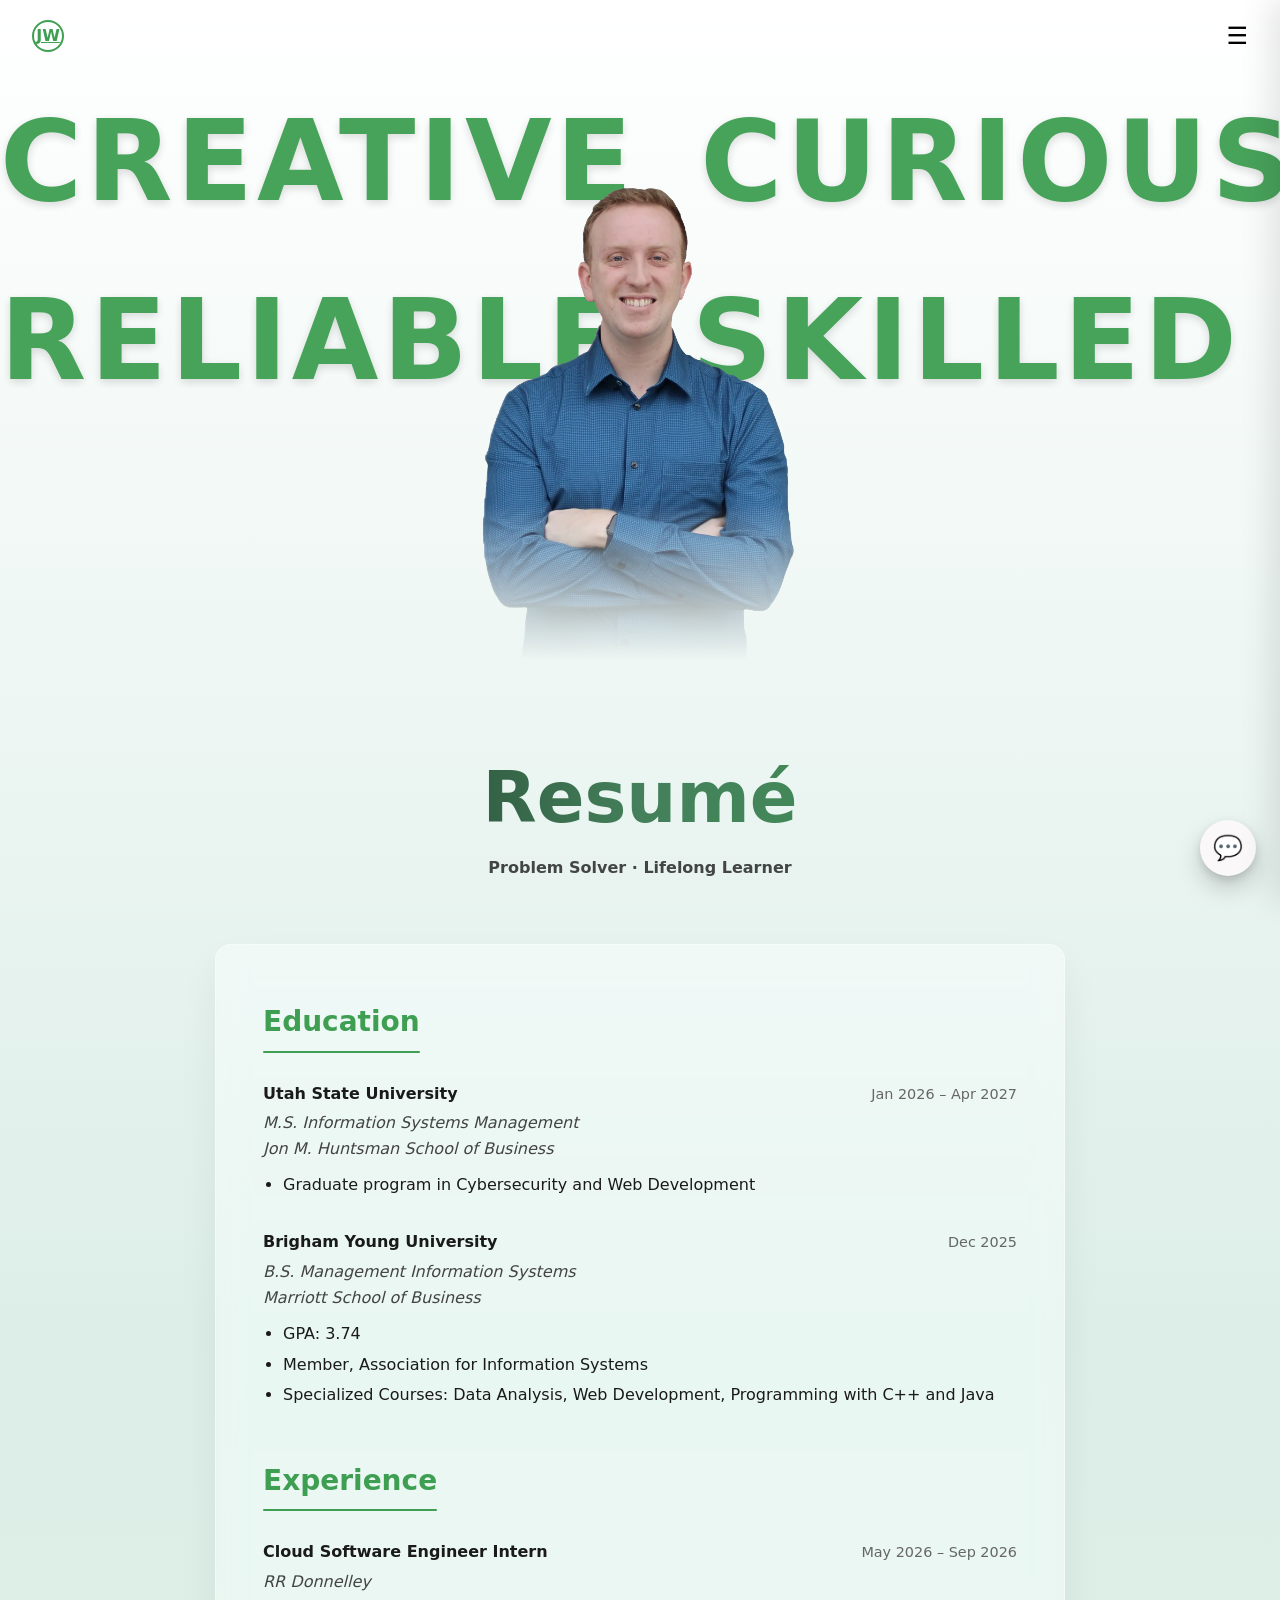
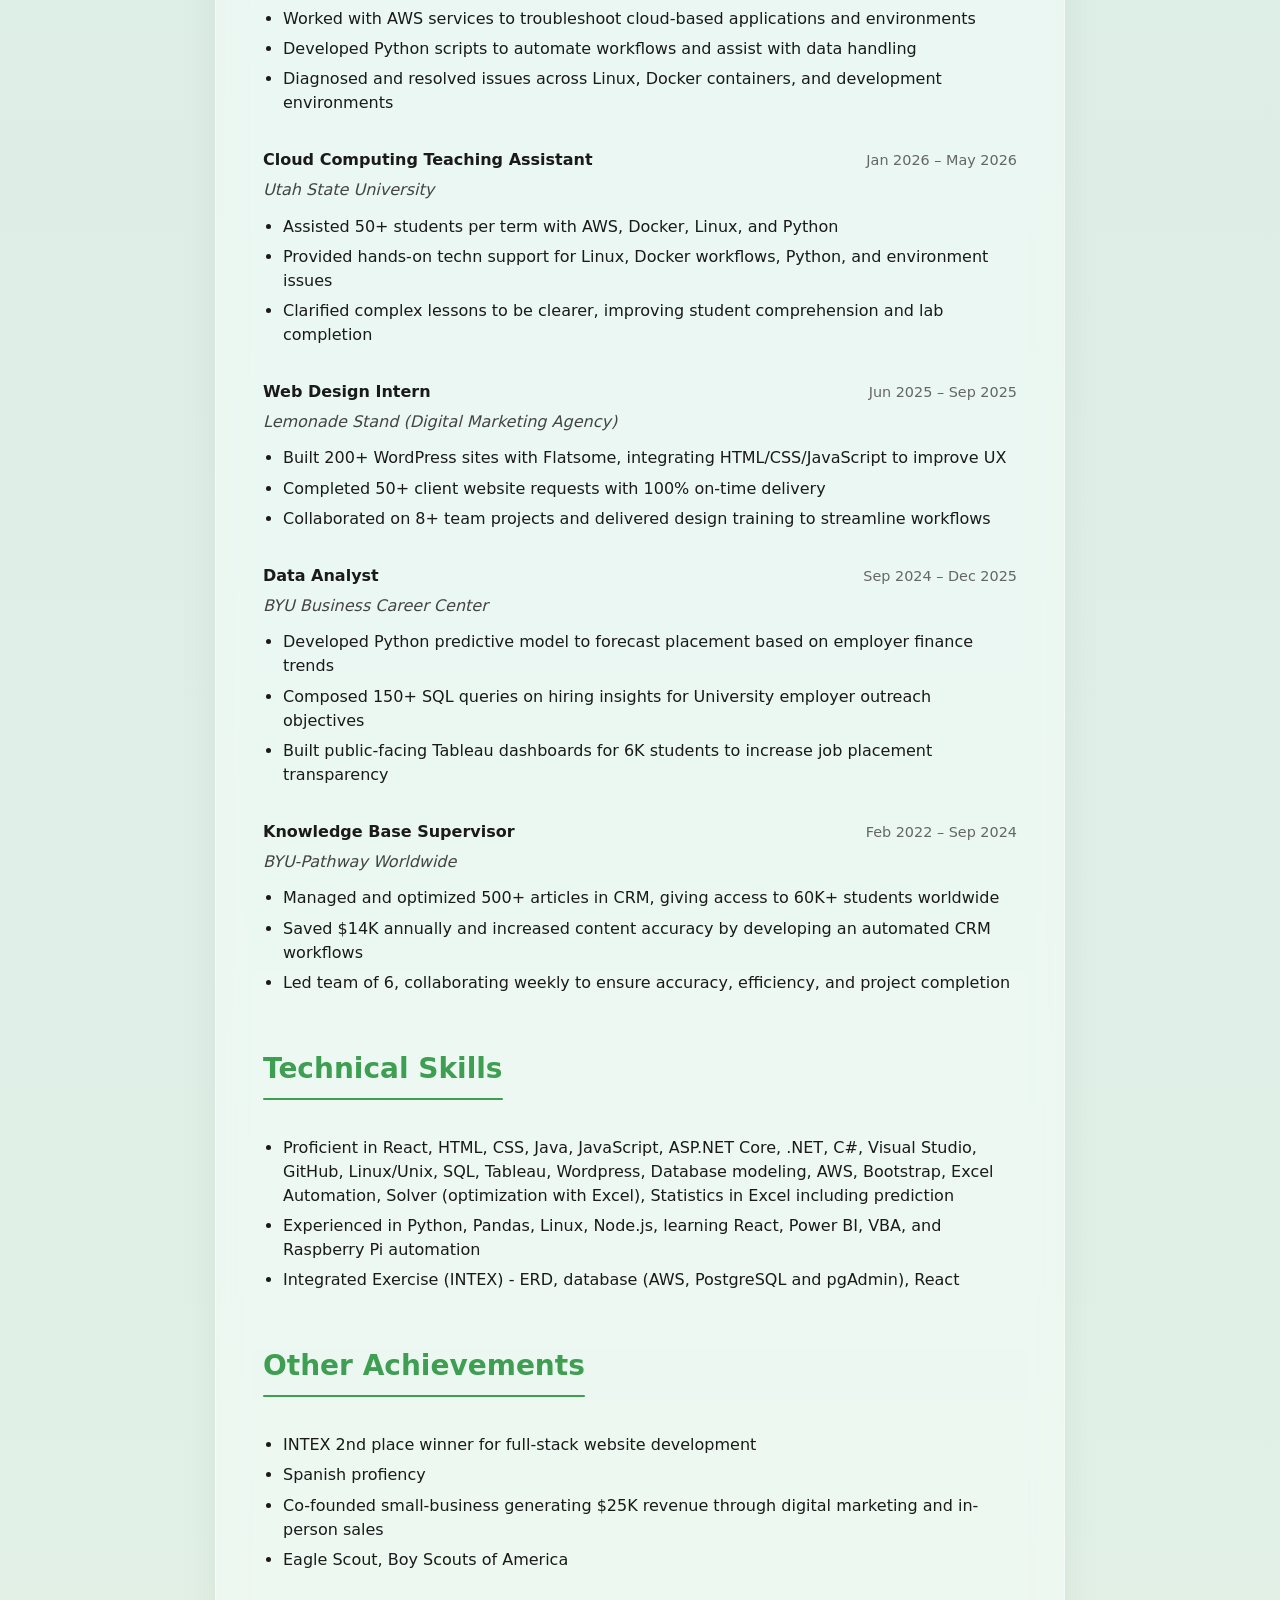
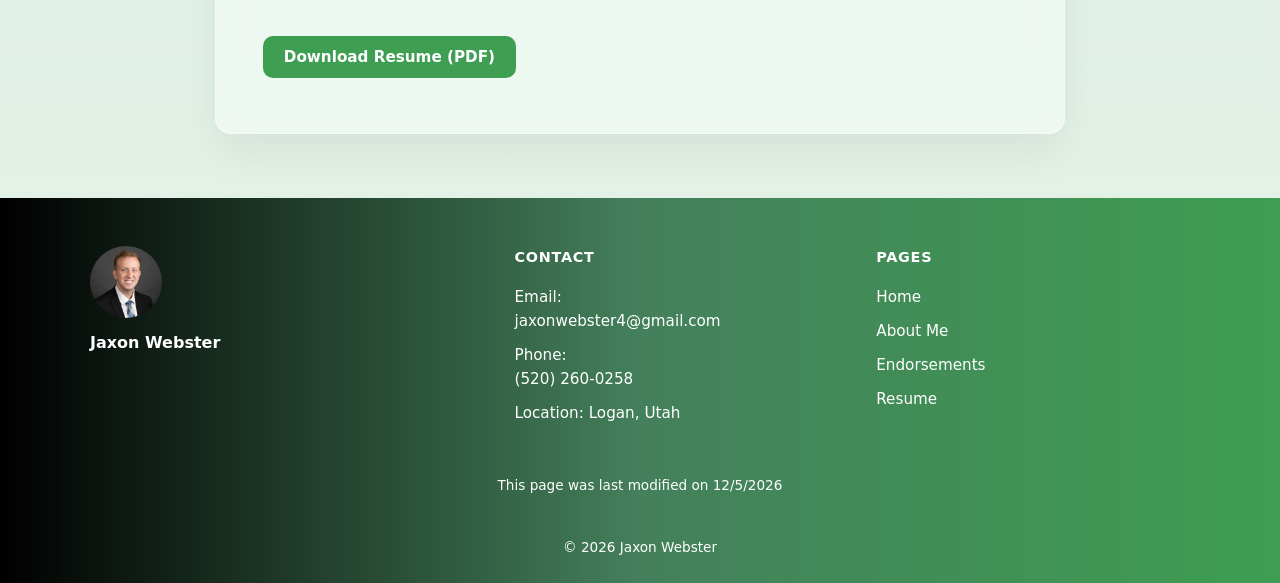
<file: resume.html>
<!DOCTYPE html>
<html lang="en">
<head>
  <meta charset="UTF-8" />
  <meta name="viewport" content="width=device-width, initial-scale=1.0" />
  <title>Resume | Jaxon Webster</title>
  <link rel="stylesheet" href="styles.css" />
</head>

<body>

<div class="resume-page">

<!-- =========================
     NAVBAR
========================== -->
<header class="navbar">
  <a href="index.html" class="logo">JW</a>
  <button class="menu-btn" id="menuBtn">☰</button>
</header>

<nav class="side-menu" id="sideMenu">
  <button class="close-menu" id="closeMenu">✕</button>
  <a href="index.html">Home</a>
  <a href="about.html">About Me</a>
  <a href="projects.html">Projects</a>
  <a href="resume.html">Resume</a>
  <a href="endorsements.html">Endorsements</a>
</nav>
<div class="overlay"></div>

<!-- =========================
     RESUME HERO
========================== -->
<section class="resume-hero">
  <div class="hero-words">
    <div class="hero-words-row row-1">
      <span>CREATIVE</span>
      <span>CURIOUS</span>
      <span>DISCIPLINED</span>
      <span>ADAPTIVE</span>
    </div>
    <div class="hero-words-row row-2">
      <span>RELIABLE</span>
      <span>SKILLED</span>
      <span>FOCUSED</span>
      <span>CONSISTENT</span>
    </div>
  </div>

  <div class="hero-portrait">
    <img src="images/Untitled_Artwork (1).webp" alt="Jaxon Webster">
  </div>
</section>

<div class="hero-name-block">
  <h1 class="gradient-text">Resumé</h1>
  <p>Problem Solver · Lifelong Learner</p>
</div>

<!-- =========================
     RESUME CONTENT
========================== -->
<section class="resume-background">

  <!-- EDUCATION -->
  <section class="resume-section">
    <h2 class="resume-section-title">Education</h2>

    <div class="resume-item">
      <div class="resume-item-header">
        <strong>Utah State University</strong>
        <span class="resume-date">Jan 2026 – Apr 2027</span>
      </div>
      <p class="resume-subtitle">
        M.S. Information Systems Management<br>
        Jon M. Huntsman School of Business
      </p>
      <ul>
        <li>Graduate program in Cybersecurity and Web Development</li>
      </ul>
    </div>

    <div class="resume-item">
      <div class="resume-item-header">
        <strong>Brigham Young University</strong>
        <span class="resume-date">Dec 2025</span>
      </div>
      <p class="resume-subtitle">
        B.S. Management Information Systems<br>
        Marriott School of Business
      </p>
      <ul>
        <li>GPA: 3.74</li>
        <li>Member, Association for Information Systems</li>
        <li>Specialized Courses: Data Analysis, Web Development, Programming with C++ and Java</li>
      </ul>
    </div>
  </section>

  <!-- EXPERIENCE -->
  <section class="resume-section">
    <h2 class="resume-section-title">Experience</h2>
     <div class="resume-item">
  <div class="resume-item-header">
    <strong>Cloud Software Engineer Intern</strong>
    <span class="resume-date">May 2026 – Sep 2026</span>
  </div>
  <p class="resume-subtitle">RR Donnelley</p>
  <ul>
    <li>Worked with AWS services to troubleshoot cloud-based applications and environments</li>
    <li>Developed Python scripts to automate workflows and assist with data handling</li>
    <li>Diagnosed and resolved issues across Linux, Docker containers, and development environments</li>
  </ul>
</div>

    <div class="resume-item">
      <div class="resume-item-header">
        <strong>Cloud Computing Teaching Assistant</strong>
        <span class="resume-date">Jan 2026 – May 2026</span>
      </div>
      <p class="resume-subtitle">Utah State University</p>
      <ul>
        <li>Assisted 50+ students per term with AWS, Docker, Linux, and Python</li>
        <li>Provided hands-on techn support for Linux, Docker workflows, Python, and environment issues</li>
        <li>Clarified complex lessons to be clearer, improving student comprehension and lab completion
</li>
      </ul>
    </div>

    <div class="resume-item">
      <div class="resume-item-header">
        <strong>Web Design Intern</strong>
        <span class="resume-date">Jun 2025 – Sep 2025</span>
      </div>
      <p class="resume-subtitle">Lemonade Stand (Digital Marketing Agency)</p>
      <ul>
        <li>Built 200+ WordPress sites with Flatsome, integrating HTML/CSS/JavaScript to improve UX</li>
        <li>Completed 50+ client website requests with 100% on-time delivery</li>
        <li>Collaborated on 8+ team projects and delivered design training to streamline workflows
</li>
      </ul>
    </div>

    <div class="resume-item">
      <div class="resume-item-header">
        <strong>Data Analyst</strong>
        <span class="resume-date">Sep 2024 – Dec 2025</span>
      </div>
      <p class="resume-subtitle">BYU Business Career Center</p>
      <ul>
        <li>Developed Python predictive model to forecast placement based on employer finance trends</li>
        <li>Composed 150+ SQL queries on hiring insights for University employer outreach objectives</li>
        <li>Built public-facing Tableau dashboards for 6K students to increase job placement transparency</li>
      </ul>
    </div>

    <div class="resume-item">
      <div class="resume-item-header">
        <strong>Knowledge Base Supervisor</strong>
        <span class="resume-date">Feb 2022 – Sep 2024</span>
      </div>
      <p class="resume-subtitle">BYU-Pathway Worldwide</p>
      <ul>
        <li>Managed and optimized 500+ articles in CRM, giving access to 60K+ students worldwide</li>
        <li>Saved $14K annually and increased content accuracy by developing an automated CRM workflows</li>
        <li>Led team of 6, collaborating weekly to ensure accuracy, efficiency, and project completion</li>
      </ul>
    </div>
  </section>
    <!-- Technical Skills -->
  <section class="resume-section">
    <h2 class="resume-section-title">Technical Skills</h2>

    <div class="resume-item">
      <ul>
        <li>Proficient in React, HTML, CSS, Java, JavaScript, ASP.NET Core, .NET, C#, Visual Studio, GitHub,
Linux/Unix, SQL, Tableau, Wordpress, Database modeling, AWS, Bootstrap, Excel Automation, Solver
(optimization with Excel), Statistics in Excel including prediction</li>
        <li>Experienced in Python, Pandas, Linux, Node.js, learning React, Power BI, VBA, and Raspberry Pi automation</li>
        <li>Integrated Exercise (INTEX) - ERD, database (AWS, PostgreSQL and pgAdmin), React</li>
      </ul>
    </div>
  </section>
      <!-- Other Achievements -->
  <section class="resume-section">
    <h2 class="resume-section-title">Other Achievements</h2>

    <div class="resume-item">
      <ul>
        <li>INTEX 2nd place winner for full-stack website development</li>
        <li>Spanish profiency</li>
        <li>Co-founded small-business generating $25K revenue through digital marketing and in-person sales</li>
        <li>Eagle Scout, Boy Scouts of America</li>
      </ul>
    </div>
  </section>
  <a href="files/Webster_Jaxon_Resume_6.29.26.pdf"
   class="project-btn"
   download>
  Download Resume (PDF)
</a>


</section>

  <!-- Footer -->
  <footer class="footer">
    <div class="footer-container">

      <div class="footer-profile">
        <img src="images/portrait.jpg" alt="Jaxon Webster" class="footer-avatar" />
        <p class="footer-name">Jaxon Webster</p>

        <div class="footer-socials">
          <a href="https://www.linkedin.com/in/jaxon-webster" target="_blank">
            <i class="fab fa-linkedin-in"></i>
          </a>
          <a href="mailto:jaxonwebster4@gmail.com">
            <i class="fas fa-envelope"></i>
          </a>
          <a href="tel:5202600258">
            <i class="fas fa-phone"></i>
          </a>
        </div>
      </div>

      <div class="footer-column">
        <h4>Contact</h4>
        <p>Email: <a href="mailto:jaxonwebster4@gmail.com">jaxonwebster4@gmail.com</a></p>
        <p>Phone: <a href="tel:5202600258">(520) 260-0258</a></p>
        <p>Location: Logan, Utah</p>
      </div>

      <div class="footer-column">
        <h4>Pages</h4>
        <a href="index.html">Home</a>
        <a href="about.html">About Me</a>
        <a href="endorsements.html">Endorsements</a>
        <a href="#contact">Resume</a>
      </div>

    </div>
<p class="footer-bottom" id="dateupdate"></p>
<script src="dateupdate.js"></script>
    <p class="footer-bottom">© 2026 Jaxon Webster</p>
  </footer>

</div>
<!-- =========================
     MINI CHAT ASSISTANT
========================== -->
<div class="chatbot">

  <button class="chatbot-toggle" id="chatbotToggle">
    💬
  </button>

  <div class="chatbot-window" id="chatbotWindow">
    <div class="chatbot-header">
      <span>Ask Jaxon</span>
      <button id="chatbotClose">✕</button>
    </div>

    <div class="chatbot-body" id="chatbotBody">
      <p class="bot-message">
        Hey! 👋 What would you like to know?
      </p>
    </div>

    <div class="chatbot-questions">
      <button data-question="skills">What technologies do you use?</button>
      <button data-question="experience">What kind of experience do you have?</button>
      <button data-question="projects">What projects should I check out?</button>
      <button data-question="contact">How can I contact you?</button>
    </div>
  </div>

</div>
<script src="script.js"></script>
</body>
</html>
</file>
<file: styles.css>
/* Reset */
* {
  margin: 0;
  padding: 0;
  box-sizing: border-box;
  font-family: system-ui, -apple-system, BlinkMacSystemFont, sans-serif;
}

html {
  scroll-behavior: smooth;
}

/* Body */
body {
  background: #ffffff;
  color: #1a1a1a;
  line-height: 1.6;
}
/* =========================
   HERO WRAPPER (IMAGE + OVERLAY)
========================= */
.hero-wrapper {
  position: relative;
  min-height: 100vh;
  background-image: url("images/IMG_0848.jpeg"); /* CHANGE THIS */
  background-size: cover;
  background-position: center;
  background-repeat: no-repeat;
  color: #ffffff;
  overflow: hidden;
}
html, body {
  overflow-x: hidden;
  width: 100%;
}


/* Dark overlay */
.hero-wrapper::before {
  content: "";
  position: absolute;
  inset: 0;
  background: rgba(0, 0, 0, 0.6); /* darkness level */
  z-index: 0;
}

/* Ensure content is above overlay */
.hero-wrapper > * {
  position: relative;
  z-index: 1;
}
/* =========================
   SPLIT HERO LAYOUT
========================= */

.hero-split {
  display: flex;
  align-items: center;
  justify-content: space-between;
  gap: 4rem;
  max-width: 1200px;
  margin: 0 auto;
  padding: 6rem 2rem 4rem;
}

/* LEFT SIDE */
.hero-left {
  flex: 1;
  text-align: left;
}

/* Override centering */
.hero-left .hero-text {
  margin-left: 0;
  font-size: 1.55em;
}
.hero-title {
  min-width: 565px; /* adjust if needed */
}


/* Buttons align left */
.hero-left .hero-buttons {
  justify-content: flex-start;
}

/* RIGHT SIDE */
.hero-right {
  flex: 1;
  display: flex;
  justify-content: center;
  align-items: center;
  z-index: 2;
}

.hero-right img {
  width: 100%;
  max-width: 420px;
  object-fit: cover;
}
@media (max-width: 900px) {
  .hero-split {
    flex-direction: column;
    text-align: center;
  }

  .hero-left {
    text-align: center;
  }

  .hero-left .hero-buttons {
    justify-content: center;
  }

  .hero-right img {
    max-width: 300px;
  }
}



/* =========================
   BLUR ORBS BACKGROUND
========================= */
.orbs {
  position: fixed;
  inset: 0;
  z-index: -1;
  overflow: hidden;
}

.orbs span {
  position: absolute;
  width: 320px;
  height: 320px;
  border-radius: 50%;
  filter: blur(40px);
  background: radial-gradient(
    circle,
    rgba(107, 92, 255, 0.35),
    transparent 70%
  );
  animation: float 5s ease-in-out infinite alternate;
}

/* Orb positions */
.orbs span:nth-child(1) {
  top: 10%;
  left: 15%;
}

.orbs span:nth-child(2) {
  top: 55%;
  left: 65%;
  width: 380px;
  height: 380px;
  animation-duration: 30s;
}

.orbs span:nth-child(3) {
  top: 35%;
  left: 35%;
  width: 260px;
  height: 260px;
  animation: float-diagonal 18s ease-in-out infinite alternate;
}
.orbs span:nth-child(4) {
  top: 70%;
  left: 20%;
  width: 300px;
  height: 300px;
  animation-duration: 30s;
}

.orbs span:nth-child(5) {
  top: 15%;
  left: 70%;
  width: 220px;
  height: 220px;
  animation-duration: 22s;
}

/* Orb animation */
@keyframes float {
  from {
    transform: translate(0, 0);
  }
  to {
    transform: translate(200px, -150px);
  }
}

/* =========================
   NAVBAR
========================= */
.navbar {
  display: flex;
  justify-content: space-between;
  align-items: center;
  padding: 1.25rem 2rem;
  color: #ffffff;
}

.logo {
  width: 32px;
  height: 32px;
  border: 2px solid #3E9E52;
  border-radius: 50%;
  display: flex;
  align-items: center;
  justify-content: center;
  font-weight: bold;
  color: #3E9E52;
}

.menu-btn {
  font-size: 1.5rem;
  background: white;
  border: none;
  color: #000000;
  cursor: pointer;
}

/* =========================
   HERO
========================= */
.hero {
  text-align: center;
  padding: 6rem 1.5rem 4rem;
  color: #1a1a1a;
}

.hero h1 {
  font-size: clamp(2.2rem, 5vw, 3.2rem);
  margin-bottom: 1.5rem;
  font-weight: 800;
  color: #1a1a1a;
  white-space: nowrap;
}

.hero-text {
  max-width: 620px;
  margin: 0 auto 2.5rem;
  color: #4a4a4a;
}

/* Buttons */
.hero-buttons {
  display: flex;
  justify-content: center;
  gap: 1rem;
  margin-bottom: 3rem;
  flex-wrap: wrap;
  z-index: 3;
}

.btn {
  padding: 0.75rem 1.75rem;
  background: #ffffff;
  border-radius: 8px;
  border: 2px solid transparent;
  text-decoration: none;
  font-weight: 600;
  transition: all 0.25s ease;
}

.btn.primary {
  background: #3E9E52;
  color: #ffffff;
  z-index: 2;
}

.btn.secondary {
  background: white !important;
  color: #000000;
  border: 2px solid #8E7332;
  z-index: 2 !important;
}

/* =========================
   PROJECTS
========================= */
.projects {
  position: relative;
  padding: 5rem 2rem;
  z-index: 1;
}
.projects .project-image {
  width: 100%;
  max-width: none;
  flex: none;
}

.projects .project-image img {
  width: 100%;
  height: auto;
  max-height: 360px;
  object-fit: cover;
  display: block;
  border-radius: 12px;
}

.projects-page .project-image,
.project-row .project-image {
  max-width: 600px;
}

.projects h2 {
  text-align: center;
  font-size: 2.2rem;
  margin-bottom: 3rem;
}

.project-grid {
  display: grid;
  grid-template-columns: repeat(2, 1fr);
  gap: 2rem;
  max-width: 1000px;
  margin: 0 auto;
}



.project-card {
  display: flex;
  flex-direction: column;
  width: 100%;
  background: #ffffff;
  border-radius: 12px;
  overflow: hidden;
  box-shadow: 0 10px 25px rgba(0, 0, 0, 0.08);
  transform: translateY(40px);
  transition: transform 0.25s ease, box-shadow 0.25s ease;
}
@media (max-width: 768px) {
  .project-grid {
    grid-template-columns: 1fr;
  }
}

/* When visible */
.project-card.reveal {
  opacity: 1;
  transform: translateY(0);
}

.project-card:nth-child(1) { transition-delay: 0s; }
.project-card:nth-child(2) { transition-delay: 0.1s; }
.project-card:nth-child(3) { transition-delay: 0.2s; }
.project-card:nth-child(4) { transition-delay: 0.3s; }

.project-card:hover {
  box-shadow: 0 16px 35px rgba(0, 0, 0, 0.12);
}
/* Top half image */
.project-image {
  height: 50%;
  min-height: 180px;
  background: transparent;
}
.project-image.carousel {
 display: flex;
  justify-content: center;
  align-items: center;

  padding: 1.5rem 0;   /* vertical breathing room only */
  background: transparent;
}
.carousel img {
  max-width: 520px;    /* 👈 KEY LINE */
  width: 100%;
  height: auto;
  object-fit: contain;

  display: none;
}

.carousel img.active {
  display: block;
}


.project-image img {
  width: 100%;
  max-height: 360px;
  height: auto;
  object-fit: contain;
  display: block;
}

/* Bottom half content */
.project-content {
  background: rgba(255, 255, 255, 0.06);  /* VERY light grey */
  backdrop-filter: blur(4px);             /* soft glass effect */
  -webkit-backdrop-filter: blur(4px);
  border-radius: 12px;
  padding: 28px 32px;
  text-align: left;
}

@media (max-width: 768px) {
  .project-content {
    padding: 30px 28px;
  }
}



.project-content h3 {
  font-size: 1.1rem;
  margin-bottom: 0.5rem;
  color: #1a1a1a;
}
.project-content p {
  font-size: 0.95rem;
  color: #555;
  line-height: 1.4;
}

/* Faint dark overlay */
.projects::before {
  content: "";
  position: absolute;
  inset: 0;
  background: rgba(0, 0, 0, 0.04); /* 👈 adjust darkness */
  pointer-events: none;
  z-index: 0;
}

/* Ensure content sits above overlay */
.projects > * {
  position: relative;
  z-index: 1;
}


/* =========================
   CONTACT
========================= */
.contact {
  background: #eaf3ff;
  padding: 5rem 2rem;
  text-align: center;
}

.contact-form {
  max-width: 520px;
  margin: 0 auto;
  display: flex;
  flex-direction: column;
  gap: 1.25rem;
}

.contact-form input,
.contact-form textarea {
  padding: 0.9rem 1rem;
  border-radius: 10px;
  border: 1.5px solid #d1caff;
}

/* =========================
   FOOTER
========================= */
.footer {
  background: #f2f2f2;
  padding: 3rem 2rem 1.5rem;
}
/* Hide side menu by default */
.side-menu {
  position: fixed;
  top: 0;
  right: -260px;
  width: 260px;
  height: 100vh;
  background: #ffffff;
  display: flex;
  flex-direction: column;
  padding: 4rem 2rem;
  gap: 1.5rem;
  transition: right 0.3s ease;
  z-index: 1000;
  box-shadow: -10px 0 30px rgba(0, 0, 0, 0.1);
}

/* Remove default link styling */
.side-menu a {
  text-decoration: none;
  font-size: 1.1rem;
  font-weight: 600;
  color: #000000;
}

/* Slide in when open */
.side-menu.open {
  right: 0;
}
/* Gradient Typewriter Text */
#typewriter {
  background: linear-gradient(
    to right,
    #000000,
    #44805b,
    #3E9E52
  );
  -webkit-background-clip: text;
  -webkit-text-fill-color: transparent;
  background-clip: text;
  color: transparent;
}


/* Close Menu Button */
.close-menu {
  align-self: flex-end;
  font-size: 1.75rem;
  background: none;
  border: none;
  cursor: pointer;
  color: #1a1a1a;
  margin-bottom: 2rem;
  transition: color 0.2s ease;
}

.close-menu:hover {
  color: #6ccf81;
}
/* =========================
   FOOTER
========================= */
.footer {
  background: linear-gradient(
    to right,
     #000000,
    #44805b,
    #3E9E52
  );
  padding: 3rem 2rem 1.5rem;
  color: #ffffff;
}


.footer-container {
  max-width: 1100px;
  margin: 0 auto;
  display: grid;
  grid-template-columns: 1.2fr 1fr 1fr;
  gap: 3rem;
  align-items: flex-start;
}

/* Profile Column */
.footer-profile {
  display: flex;
  flex-direction: column;
  align-items: flex-start;
}

.footer-avatar {
  width: 72px;
  height: 72px;
  border-radius: 50%;
  object-fit: cover;
  margin-bottom: 0.75rem;
}

.footer-name {
  font-weight: 700;
  margin-bottom: 0.75rem;
  color: #ffffff;
}

/* Social Icons */
.footer-socials {
  display: flex;
  gap: 1rem;
}

.footer-socials a {
  color: #ffffff;
  font-size: 1.2rem;
  transition: all 0.25s ease;
}

.footer-socials a:hover {
  color: #ffffff;
  transform: translateY(-2px);
}

/* Footer Columns */
.footer-column h4 {
  font-size: 0.9rem;
  font-weight: 700;
  margin-bottom: 1rem;
  color: #ffffff;
  text-transform: uppercase;
  letter-spacing: 0.05em;
}

.footer-column p,
.footer-column a {
  display: block;
  font-size: 0.95rem;
  color: #ffffff;
  margin-bottom: 0.6rem;
  text-decoration: none;
}

.footer-column a:hover {
  color: #6ccf81;
}

/* Bottom Text */
.footer-bottom {
  text-align: center;
  margin-top: 2.5rem;
  font-size: 0.85rem;
  color: #ffffff;
}

/* =========================
   RESPONSIVE FOOTER
========================= */
@media (max-width: 800px) {
  .footer-container {
    grid-template-columns: 1fr;
    gap: 2rem;
  }

  .footer-profile,
  .footer-column {
    align-items: center;
    text-align: center;
  }
}
.section-divider {
  width: 100%;
  max-width: 900px;
  height: 1px;
  margin: 4rem auto;
  background: linear-gradient(
    to right,
    transparent,
    rgba(0, 0, 0, 0.4),
    transparent
  );
}
.project-btn {
  display: inline-block;
  margin-top: 0.75rem;
  padding: 0.5rem 1.25rem;
  font-size: 0.85rem;
  font-weight: 600;
  text-decoration: none;
  border-radius: 6px;
  background: #6870cb;
  color: #ffffff;
  transition: all 0.25s ease;
}

.project-btn:hover {
  background: #6ccf81;
  transform: translateY(-2px);
}

#rotating-word {
  font-weight: 700;
  font-size: 1.1em;
  color: #3E9E52;
  transition: opacity 0.4s ease, transform 0.4s ease;
  min-height: 1.2em;
  line-height: 1.2;
  transform: translateZ(0);
  backface-visibility: hidden;
  -webkit-font-smoothing: antialiased;
}
@media (max-width: 768px) {
  .hero-split {
    padding: 4rem 1.5rem 3rem;
    gap: 2.5rem;
  }
}
@media (max-width: 768px) {
  .hero h1 {
    font-size: 2.2rem;
    line-height: 1.2;
    white-space: normal; /* allow wrap on mobile */
  }
}
@media (max-width: 768px) {
  .hero-text {
    font-size: 1.05rem;
  }

  #rotating-word {
    font-weight: 700;
  font-size: 1.1em;
  color: #3E9E52;
  transition: opacity 0.4s ease, transform 0.4s ease;
  min-height: 1.2em;
  line-height: 1.2;
  transform: translateZ(0);
  backface-visibility: hidden;
  -webkit-font-smoothing: antialiased;
  }
}
@media (max-width: 768px) {
  .hero-buttons {
    flex-direction: column;
    gap: 0.75rem;
    z-index: 2;
  }

  .hero-buttons .btn {
    width: 100%;
    max-width: 280px;
    margin: 0 auto;
  }
}
@media (max-width: 768px) {
  .hero-right img {
    max-width: 240px;
    border-radius: 18px;
  }

  .hero-right {
    margin-top: 1rem;
  }
}
@media (max-width: 768px) {
  .hero-left {
    order: 1;
  }

  .hero-right {
    order: 2;
  }
}
.signal-bg {
  position: fixed;
  inset: 0;
  z-index: 0; /* NOT -1 */
  pointer-events: none;
}


#signalCanvas {
  width: 100%;
  height: 100%;
  display: block;
}

.gradient-text {
  background: linear-gradient(
    to right,
     #000000,
    #44805b,
    #3E9E52
  );
  -webkit-background-clip: text;
  -webkit-text-fill-color: transparent;
  background-clip: text;
  color: transparent;
}





/* =========================
   ABOUT PAGE LAYOUT
========================= */

/* Overall page spacing */
.about-hero {
  text-align: center;
  padding: 5rem 2rem 4rem;
  position: relative;
}

.about-hero h1 {
  margin-bottom: 2rem;
}

/* Button layout */
.about-hero-buttons {
  display: flex;
  justify-content: center;
  gap: 1.25rem;
  flex-wrap: wrap;
}
.about-subtitle {
  margin-top: 1rem;
  margin-bottom: 2rem;
  font-size: 1.1rem;
  font-weight: 400;
  color: #5f5f5f; /* soft neutral tone */
  max-width: 600px;
  margin-left: auto;
  margin-right: auto;
  line-height: 1.6;
  letter-spacing: 0.3px;
}
@media (max-width: 768px) {
  .about-hero-buttons {
    flex-direction: column;
    align-items: center;
  }

  .about-hero .btn {
    width: 100%;
    max-width: 280px; /* keeps them from getting too wide */
  }
}


/* Subtle unique styling for this page */
.about-hero .btn {
  backdrop-filter: blur(6px);
  letter-spacing: 0.5px;
  min-width: 150px;
  text-align: center;
  padding: 0.55rem 1.25rem;   /* smaller padding */
  font-size: 1.0rem;        /* slightly smaller text */
}

/* Lift effect to match premium feel */
.about-hero .btn:hover {
  transform: translateY(-4px);
  box-shadow: 0 8px 20px rgba(0, 0, 0, 0.15);
}


.about-hero {
  padding: 4rem 2rem 2rem;
  text-align: center;
  z-index: 2;
}

.about-hero h1 {
  font-size: clamp(2.2rem, 4vw, 3rem);
  font-weight: 800;
  margin-bottom: 2rem;
  z-index: 2;
}

/* Intro section */
.about-intro {
  padding: 100px 20px;
  z-index: 2;
}
.about-wrapper {
  max-width: 1000px;
  margin: 0 auto;
}

.about-intro-grid {
  max-width: 1100px;
  margin: 0 auto;
  display: grid;
  grid-template-columns: 1.2fr 0.8fr;
  gap: 4rem;
  align-items: start;
}

/* Text column */
.about-text {
  font-size: 1.05rem;
  color: #4a4a4a;
  line-height: 1.7;
  background: rgba(255, 255, 255, 0.05);   /* extremely light */
  backdrop-filter: blur(4px);
  -webkit-backdrop-filter: blur(4px);
  border-radius: 14px;
  padding: 32px 36px;
}

.about-text p {
  margin-bottom: 20px;
  line-height: 1.8;
  font-size: 1.05rem;
}

/* Image column */
.about-image {
  display: flex;
  justify-content: center;
  z-index: 2;
}
.about-image-container {
  flex: 1;
  display: flex;
  justify-content: center;
  width: 100%;
  max-width: 350px;
  border-radius: 20px;
  box-shadow: 0 20px 40px rgba(0, 0, 0, 0.2);
}

.about-image img {
  width: 100%;
  max-width: 360px;
  border-radius: 16px;
  object-fit: cover;
  box-shadow: 0 20px 40px rgba(0, 0, 0, 0.15);
  z-index: 2;
}
.about-hero,
.about-intro,
.about-image,
.about-content {
  position: relative;
  z-index: 2;
}

/* =========================
   WHAT I'M UP TO
========================= */

.about-now {
  padding: 4rem 2rem;
}

.about-now h2 {
  text-align: center;
  font-size: 2rem;
  margin-bottom: 3rem;
  font-weight: 800;
}

.now-grid {
  max-width: 1100px;
  margin: 0 auto;
  display: grid;
  grid-template-columns: repeat(3, 1fr);
  gap: 2rem;
}

.now-card {
  background: #ffffff;
  border-radius: 12px;
  padding: 1.75rem;
  box-shadow: 0 10px 25px rgba(0, 0, 0, 0.08);
  transition: transform 0.25s ease, box-shadow 0.25s ease;
}

.now-card h3 {
  font-size: 1.05rem;
  font-weight: 700;
  margin-bottom: 0.5rem;
}

.now-card p {
  font-size: 0.95rem;
  color: #555;
  line-height: 1.4;
}

.now-card:hover {
  transform: translateY(-4px);
  box-shadow: 0 16px 35px rgba(0, 0, 0, 0.12);
}

/* =========================
   SKILLS / INTERESTS
========================= */

.about-skills {
  padding: 4rem 2rem 5rem;
}
.about-hero-title {
  text-align: center;
  font-size: clamp(2.2rem, 5vw, 3.2rem);
  font-weight: 800;

  background: linear-gradient(
    to right,
    #000000,
    #44805b,
    #3E9E52
  );
  -webkit-background-clip: text;
  background-clip: text;
  color: transparent;

  margin-bottom: 1.25rem;
}
.about-section-title {
  text-align: center;
  font-size: clamp(1.7rem, 4.2vw, 2.5rem);
font-weight: 800;


  background: linear-gradient(
    to right,
    #000000,
    #44805b,
    #3E9E52
  );
  -webkit-background-clip: text;
  background-clip: text;
  color: transparent;

  margin-bottom: 2.5rem;
  margin-top: -2rem;
}

.about-skills h2 {
  text-align: center;
  font-size: 2rem;
  margin-bottom: 3rem;
  font-weight: 800;
}

.skills-grid {
  max-width: 900px;
  margin: 0 auto;
  display: grid;
  grid-template-columns: repeat(3, 1fr);
  gap: 1.25rem;
}

.skill-card {
  background: #f7f7f7;
  border-radius: 10px;
  padding: 1rem 1.25rem;
  font-weight: 600;
  font-size: 0.9rem;
  text-align: center;
  color: #1a1a1a;
}

/* =========================
   RESPONSIVE ABOUT PAGE
========================= */

@media (max-width: 900px) {
  .about-intro-grid {
    grid-template-columns: 1fr;
    gap: 3rem;
    text-align: center;
  }

  .about-image img {
    max-width: 280px;
  }

  .now-grid {
    grid-template-columns: 1fr;
  }

  .skills-grid {
    grid-template-columns: 1fr;
  }
}
/* =========================
   IMAGE GALLERY CARDS
========================= */

.image-grid {
  grid-template-columns: repeat(3, 1fr);
}

.image-card {
  position: relative;
  border-radius: 14px;
  overflow: hidden;
  aspect-ratio: 4 / 3;
  box-shadow: 0 12px 28px rgba(0, 0, 0, 0.12);
  transition: transform 0.3s ease, box-shadow 0.3s ease;
}

.image-card img {
  width: 100%;
  height: 100%;
  object-fit: cover;
  display: block;
}

.image-card:hover {
  transform: translateY(-6px);
  box-shadow: 0 18px 40px rgba(0, 0, 0, 0.18);
}

/* Mobile */
@media (max-width: 900px) {
  .image-grid {
    grid-template-columns: 1fr;
  }
}
/* =========================
   SECTION SEPARATOR OVERLAY
========================= */

.about-now {
  position: relative;
  padding: 4.5rem 2rem;
}

.about-now::before {
  content: "";
  position: absolute;
  inset: 0;
  background: rgba(0, 0, 0, 0.04); /* subtle separation */
  z-index: 0;
}

/* Ensure content stays above overlay */
.about-now > * {
  position: relative;
  z-index: 1;
}
/* =========================
   FLOATING ABOUT IMAGE
========================= */

.about-content {
  position: relative;
}

/* Float image to the right */
.about-float-image {
  float: left;
  width: 320px;
  margin: 0 40px 20px 0;
  border-radius: 20px;
  box-shadow: 0 20px 40px rgba(0, 0, 0, 0.15);
}
/* Mobile */
@media (max-width: 768px) {
  .about-float-image {
    float: none;
    display: block;
    margin: 0 auto 30px auto;
    width: 85%;
  }

  .about-text {
    text-align: center;
  }
}
.about-text-panel {
  position: relative;
  z-index: 2;   /* blur layer */
  flex: 1.3;
  
  background: rgba(255, 255, 255, 0.6);
  backdrop-filter: blur(6px);
  -webkit-backdrop-filter: blur(6px);

  padding: 2rem 2.25rem;
  border-radius: 16px;
}
/* Mobile Responsive */
@media (max-width: 900px) {
  .about-content {
    flex-direction: column;
    text-align: center;
  }

  .about-text-panel {
    margin-top: 30px;
  }
}
/* Text spacing */
.about-text-panel p + p {
  margin-top: 1.25rem;
  margin-bottom: 20px;
  line-height: 1.7;
  font-size: 1.05rem;
}
.about-float-image {
  position: relative;
  z-index: 3;   /* image ABOVE blur */
}
/* =========================
   PROJECTS PAGE
========================= */


.projects-page {
  padding: 4rem 2rem 5rem;
  position: relative;
  z-index: 2;
}

.projects-title {
  text-align: center;
  font-size: clamp(2rem, 4vw, 2.75rem);
  font-weight: 800;
  margin-bottom: 3rem;
}

/* Project list container */
.projects-list {
  max-width: 900px;
  margin: 0 auto;
  display: flex;
  flex-direction: column;
  gap: 2.5rem;
}

/* Individual card */
.project-card {
  background: rgba(255, 255, 255, 0.75);
  backdrop-filter: blur(6px);
  -webkit-backdrop-filter: blur(6px);

  padding: 2rem 2.25rem;
  border-radius: 18px;

  box-shadow: 0 15px 40px rgba(0, 0, 0, 0.08);
  position: relative;
}

/* Project title */
.project-name {
  font-size: 1.4rem;
  font-weight: 700;
  margin-bottom: 0.75rem;
}

/* Description */
.project-description {
  color: #4a4a4a;
  line-height: 1.65;
  margin-bottom: 1.25rem;
}

/* Link button */
.project-link {
  display: inline-block;
  padding: 0.5rem 1.1rem;
  font-weight: 600;
  font-size: 0.95rem;

  color: #3E9E52;
  border-radius: 8px;

  text-decoration: none;
  transition: all 0.2s ease;
}

.project-link:hover {
  background: #6ccf81;
  color: #ffffff;
}

/* =========================
   MOBILE ADJUSTMENTS
========================= */

@media (max-width: 768px) {
  .project-card {
    padding: 1.75rem;
  }

  .project-name {
    font-size: 1.25rem;
  }
}
/* =========================
   PROJECTS PAGE
========================= */

.projects-section {
  padding: 3rem 2rem 5rem;
  position: relative;
  z-index: 2;
}

.projects-content {
  max-width: 900px;
  margin: 0 auto;

  display: flex;
  flex-direction: column;
  gap: 2.5rem;
}

/* Reuses the About glass-panel feel */
.project-panel {
  background: rgba(255, 255, 255, 0.65);
  backdrop-filter: blur(6px);
  -webkit-backdrop-filter: blur(6px);

  padding: 2rem 2.25rem;
  border-radius: 18px;

  box-shadow: 0 15px 40px rgba(0, 0, 0, 0.08);
}

.project-panel h2 {
  font-size: 1.4rem;
  font-weight: 700;
  margin-bottom: 0.75rem;
}

.project-panel p {
  color: #4a4a4a;
  line-height: 1.65;
  margin-bottom: 1.25rem;
}

/* Same button language as elsewhere */
.project-link {
  display: inline-block;
  font-weight: 600;
  color: #5b63d6;
  text-decoration: none;
  border-bottom: 2px solid transparent;
  transition: border-color 0.2s ease;
}

.project-link:hover {
  border-color: #6ccf81;
}

/* Mobile */
@media (max-width: 768px) {
  .project-panel {
    padding: 1.75rem;
  }
}



/* =========================
   PROJECTS (STACKED CARDS)
========================= */
.project-image {
  margin: 0;
}

.project-grid {
  max-width: 1000px;
  margin: 0 auto;

  display: flex;
  flex-direction: column;
  gap: 3rem;
}

/* Card container */
.project-card {
  display: flex;
  flex-direction: column;

  background: rgba(255, 255, 255, 0.65);
  backdrop-filter: blur(6px);
  -webkit-backdrop-filter: blur(6px);

  border-radius: 10px;
  overflow: hidden;

  box-shadow: 0 20px 45px rgba(0, 0, 0, 0.08);
}

/* Image */
.project-image img {
  width: 100%;
  height: 280px;
  object-fit: cover;
  display: block;
}

/* Content */
.project-content {
  padding: 1.rem 1.25rem;
}

.project-content h3 {
  font-size: 1.5rem;
  font-weight: 700;
  margin-bottom: 0.75rem;
}

.project-content p {
  color: #4a4a4a;
  line-height: 1.65;
  margin-bottom: 1.25rem;
}

/* Button */
.project-btn {
  display: inline-block;
  padding: 0.55rem 1.3rem;
  font-weight: 600;
  font-size: 0.95rem;

  color: #ffffff;
  background: #3E9E52;
  border-radius: 10px;
  text-decoration: none;

  transition: transform 0.2s ease, box-shadow 0.2s ease;
}

.project-btn:hover {
  transform: translateY(-2px);
  box-shadow: 0 8px 20px rgba(91, 99, 214, 0.35);
}
@media (max-width: 768px) {
  .project-image img {
    height: 220px;
  }
}
.carousel {
  position: relative;
  overflow: hidden;
  background: #000;
}

.carousel img {
  width: 100%;
  height: 280px;
  object-fit: contain;
  display: none;
}

.carousel img.active {
  display: block;
}

/* Arrows */
.carousel-btn {
    position: absolute;
  top: 50%;
  transform: translateY(-50%);

  background: rgba(0, 0, 0, 0.55);
  color: #fff;
  border: none;
  font-size: 1.8rem;

  width: 36px;
  height: 36px;
  border-radius: 50%;

  display: flex;
  align-items: center;
  justify-content: center;

  z-index: 3;
}

.carousel-btn.prev {
  left: 12px;
}

.carousel-btn.next {
  right: 12px;
}
/* =========================
   CONTACT SECTION
========================= */

.contact-section {
  padding: 4rem 2rem 5rem;
  text-align: center;
  position: relative;
  z-index: 2;
}

.contact-section h2 {
  margin-bottom: 2.5rem;
}

/* Glass-style card */
.contact-card {
  max-width: 1000px;
  margin: 0 auto;

  background: rgba(255, 255, 255, 0.65);
  backdrop-filter: blur(6px);
  -webkit-backdrop-filter: blur(6px);

  border-radius: 20px;
  padding: 2.5rem 2.25rem;

  box-shadow: 0 20px 45px rgba(0, 0, 0, 0.08);

  display: flex;
  flex-direction: column; /* 👈 THIS is the key */
}



/* Right side (info) */
.contact-right {
  display: flex;
  flex-direction: column;
  gap: 35px; /* increase this */
  margin-left: 50px;
}

.contact-left,
.contact-right {
  flex: 1;
}

.contact-left {
  margin-left: 50px;
}
@media (max-width: 768px) {
  .contact-left,
  .contact-right {
    margin-left: 0;
  }
}

/* Form */
.contact-form {
  display: flex;
  flex-direction: column;
  gap: 15px;
  text-align: left;
}

/* Labels */
.contact-form label {
  font-weight: 600;
  color: #333;
}

/* Inputs */
.contact-form input,
.contact-form textarea {
  width: 100%;
  padding: 10px 12px;
  margin-top: 6px;
  border: 1px solid #ddd;
  border-radius: 8px;
  font-size: 14px;
}

/* Focus */
.contact-form input:focus,
.contact-form textarea:focus {
  border-color: #3E9E52;
  outline: none;
}

.contact-form button {
  margin-top: 10px;
  padding: 12px;
  background: #3E9E52; /* your icon green */
  color: white;
  font-weight: 600;
  border: none;
  border-radius: 8px;
  cursor: pointer;
  transition: background 0.2s ease, transform 0.1s ease;
}

.contact-form button:hover {
  background: #348944; /* slightly darker green */
}

.contact-form button:active {
  transform: scale(0.98);
}

/* Contact items */
.contact-item {
  display: flex;
  align-items: center;
  gap: 1rem;
  margin-bottom: 15px;

  font-size: 1.05rem;
  color: #333;
}

/* Icons */
.contact-item i {
  color: #3E9E52;
  font-size: 1.25rem;
  min-width: 22px;
}

/* Links */
.contact-item a {
  color: inherit;
  text-decoration: none;
  transition: color 0.2s ease;
}

.contact-item a:hover {
  color: #6ccf81;
}

/* Mobile */
@media (max-width: 768px) {
  .contact-card {
    flex-direction: column;
    padding: 2rem 1.75rem;
  }
}

/* =========================
   RESUME HERO
========================= */

.resume-hero {
  position: relative;
  height: 70vh;
  min-height: 520px;
  overflow: hidden;
  z-index: 2;
}
.resume-row {
  display: grid;
  grid-template-columns: 220px 1fr;
  gap: 2rem;
}


.hero-words {
  position: absolute;
  inset: 0;
  z-index: 1;
  pointer-events: none;
}

/* Each row */
.hero-words-row {
  display: flex;
  white-space: nowrap;
  font-weight: 800;
  font-size: clamp(4rem, 9vw, 7rem);
  letter-spacing: 0.25rem;

  /* Make it actually visible */
  color: #3E9E52;                 /* fully opaque */
  opacity: 0.95;                  /* visual softening */
  text-shadow: 0 3px 10px rgba(0,0,0,0.15); /* contrast boost */
}

.hero-name-block {
  text-align: center;     /* 👈 centers name + subtitle */
  margin-top: 2.5rem;
  position: relative;
  z-index: 3;
  font-size: 2.2rem;
  font-weight: 800;
  margin-bottom: 0.5rem;
}
.hero-name-block p {
  font-size: 1rem;     /* was likely ~1.25–1.5rem */
  opacity: 0.8;
}

/* Spacing between words */
.hero-words-row span {
  margin-right: 4rem;
}

/* Animations */
.row-1 {
  animation: marquee-left 28s linear infinite;
}

.row-2 {
  animation: marquee-right 32s linear infinite;
}

@keyframes marquee-left {
  from {
    transform: translateX(0);
  }
  to {
    transform: translateX(-50%);
  }
}

@keyframes marquee-right {
  from {
    transform: translateX(-50%);
  }
  to {
    transform: translateX(0);
  }
}

/* Portrait */
.hero-portrait {
  position: absolute;
  bottom: 0;
  left: 50%;
  transform: translateX(-50%);
  z-index: 5;
}
.hero-portrait::before {
  content: "";
  position: absolute;
  inset: 0;
  background: transparent; /* or match your page background */
  z-index: -1;
}

@media (max-width: 768px) {
  .row-1 {
    animation-duration: 18s; /* faster */
  }

  .row-2 {
    animation-duration: 20s; /* faster, still slightly offset */
  }
}


.hero-portrait img {
  max-height: 520px;
  width: auto;
  height: auto;
  display: block;
  filter: none;

  -webkit-mask-image: linear-gradient(
    to bottom,
    rgba(0, 0, 0, 1) 62%,
    rgba(0, 0, 0, 0.6) 72%,
    rgba(0, 0, 0, 0.25) 82%,
    rgba(0, 0, 0, 0) 90%
  );

  mask-image: linear-gradient(
    to bottom,
    rgba(0, 0, 0, 1) 62%,
    rgba(0, 0, 0, 0.6) 72%,
    rgba(0, 0, 0, 0.25) 82%,
    rgba(0, 0, 0, 0) 92%
  );
}

/* Text */
.hero-intro {
  margin-top: 1.5rem;
  text-align: center;
  z-index: 3;
}

.hero-intro h1 {
  font-size: clamp(2rem, 4vw, 2.8rem);
  font-weight: 800;
}

.hero-intro p {
  color: #5b63d6;
  font-weight: 600;
}
/* =========================
   RESUME CONTENT
========================= */

.resume-content {
  max-width: 1000px;
  margin: 0 auto;
  padding: 4rem 2rem 6rem;
  z-index: 2;
}
.resume-item-header {
  display: flex;
  justify-content: space-between;
  align-items: baseline;
  gap: 1rem;
}

.resume-date {
  font-size: 0.9rem;
  color: #666;
  white-space: nowrap;
}

.resume-subtitle {
  margin: 0.25rem 0 0.75rem;
  font-style: italic;
  color: #444;
}

.resume-item ul {
  margin: 0.5rem 0 0 1.25rem;
}

.resume-item li {
  margin-bottom: 0.4rem;
  line-height: 1.5;
}
@media (max-width: 600px) {
  .resume-item-header {
    flex-direction: column;
    align-items: flex-start;
  }

  .resume-date {
    font-size: 0.85rem;
  }
}


.resume-section-title {
  color: #3E9E52;
  font-size: 1.75rem;
  font-weight: 700;
  margin-bottom: 1.75rem;
  display: inline-block;
  position: relative;
}
.resume-section-title::after {
  content: "";
  display: block;
  height: 2px;
  width: 100%;
  margin-top: 0.35rem;
  background-color: #3E9E52;
  border-radius: 2px;
}


.resume-section {
  margin-bottom: 3.25rem;
  .resume-item {
  margin-bottom: 2rem;
}
}

/* =========================
   GRID LAYOUT
========================= */

.card-grid {
  display: grid;
  grid-template-columns: repeat(2, 1fr);
  gap: 2rem;
}

@media (max-width: 700px) {
  .card-grid {
    grid-template-columns: 1fr;
  }
}
/* Full-width gradient under hero */
.resume-background {
  max-width: 850px;
  margin: 4rem auto;
  padding: 3.5rem 3rem;

  /* Frosted glass */
  background: rgba(255, 255, 255, 0.45);
  backdrop-filter: blur(14px) saturate(140%);
  -webkit-backdrop-filter: blur(14px) saturate(140%);

  border-radius: 16px;

  box-shadow:
    0 20px 40px rgba(0, 0, 0, 0.06),
    inset 0 0 0 1px rgba(255, 255, 255, 0.35);
}



/* =========================
   FLIP CARD (CLICK)
========================= */

.resume-card {
  position: relative;
  z-index: 3;
}
.resume-page {
  background: linear-gradient(
    to bottom,
    #ffffff 0%,
    #ddeee8 35%,
    rgba(64, 160, 90, 0.15) 90%
  );
}


.resume-card::before {
  content: "";
  position: absolute;
  left: 0;
  top: 20px;
  bottom: 20px;
  width: 4px;
  border-radius: 4px;
  background: #3E9E52;
  opacity: 0.8;
}
/* Education: clean + light */
.section-education {
  background: linear-gradient(
    to bottom,
    #ffffff 0%,
    #f7f9ff 100%
  );
}

.section-experience {
   background: #8bc397
}

/* Skills: calm finish */
.section-skills {
  background: white;
}


.card-grid {
  row-gap: 2.5rem;
}

/* Typography */
.resume-card strong {
  font-size: 1.05rem;
}

.resume-card span {
  margin-top: 0.25rem;
  font-size: 0.85rem;
  color: #777;
}

/* Bullet styling (resume-friendly) */
.resume-card ul {
  margin: 0;
  padding-left: 1.2rem;
}

.resume-card li {
  margin-bottom: 0.5rem;
  line-height: 1.4;
}

@media (max-width: 768px) {
  .resume-page .resume-background {
    margin: 2rem 1rem;      /* space from screen edges */
    padding: 2.25rem 1.5rem;
    border-radius: 14px;
  }
}
@media (max-width: 768px) {
  .stats {
    display: grid;
    grid-template-columns: repeat(2, 1fr);
    gap: 1.25rem;
  }
}
@media (max-width: 768px) {
  .stat .number {
    font-size: 1.75rem;
  }
}

/* =========================
   ENDORSEMENTS HERO
========================= */


/* Center image */
.hero-center {
  position: relative;
  z-index: 2;
}

.hero-image {
  max-width: 320px;
  width: 100%;
}


.endorsements-page .hero-center {
  position: relative;
  z-index: 2;
  text-align: center;
}

.endorsements-page .hero-title {
  font-size: clamp(2.2rem, 8vw, 4.5rem);
  font-weight: 800;
  color: #1f3d2b;
  letter-spacing: -0.02em;
  line-height: 1.1;
  padding: 0 1rem; /* prevents edge clipping on mobile */
}
@media (max-width: 768px) {
  .endorsements-page .endorsements-hero {
    min-height: 75vh;
  }
}
@media (max-width: 768px) {
  .endorsements-page .praise {
    max-width: 180px;
    font-size: 0.8rem;
    padding: 0.65rem 0.85rem;
  }
}


/* Responsive */
@media (max-width: 768px) {
  .endorsements-hero {
    height: 60vh;
  }

  .hero-image {
    max-width: 240px;
  }
}


.quote-block::before {
  content: "";
  position: absolute;
  inset: 0;
  border-radius: 20px;

  background: linear-gradient(
    120deg,
    rgba(255,255,255,0.45),
    rgba(255,255,255,0.08) 35%,
    rgba(255,255,255,0.25) 60%,
    rgba(255,255,255,0.05)
  );

  opacity: 0.7;
  pointer-events: none;
}
.quote-block::after {
  content: "";
  position: absolute;
  inset: -40%;
  border-radius: 50%;

  background: radial-gradient(
    circle at 30% 30%,
    rgba(255,255,255,0.35),
    transparent 60%
  );

  opacity: 0.25;
  transform: translateY(20%);
  pointer-events: none;
}



.quote-block {
  max-width: 900px;
  margin: 0 auto 4rem;

  padding: 3.25rem 3rem 4.5rem;

  background: rgba(255, 255, 255, 0.32);
  backdrop-filter: blur(22px) saturate(150%);
  -webkit-backdrop-filter: blur(22px) saturate(150%);

  border-radius: 20px;

  box-shadow:
    0 12px 40px rgba(0, 0, 0, 0.18);

  position: relative;
  overflow: hidden;
}
.quote-block blockquote {
  margin-bottom: 2.25rem;
}

.quote-author {
  margin-top: 1.75rem;
}
.quote-mark {
  top: 1.75rem;
}

@media (max-width: 768px) {
  .endorsement-hero-right img {
    max-width: 220px;
    margin: 0 auto;
    z-index: 2;
  }
}
@media (max-width: 768px) {
  .quote-block {
    padding: 2.25rem 1.75rem 3rem;

    background: rgba(255, 255, 255, 0.75);
    backdrop-filter: blur(10px);
    -webkit-backdrop-filter: blur(10px);
  }

  .quote-block::before,
  .quote-block::after {
    display: none;
  }
}
@media (max-width: 768px) {
  .endorsements-title {
    font-size: 2rem;
    margin-bottom: 2.5rem;
  }
}

@media (max-width: 768px) {
  .endorsement-hero-buttons {
    display: flex;
    flex-direction: column;
    gap: 0.75rem;
    align-items: center;
  }

  .endorsement-hero-buttons .btn {
    width: 100%;
    max-width: 260px;

    padding: 0.65rem 1.25rem;
    font-size: 0.95rem;
    border-radius: 10px;
  }
}
@media (max-width: 768px) {
  .endorsements-content-wrapper {
    padding-left: 1rem;
    padding-right: 1rem;
  }
}
@media (max-width: 768px) {
  .quote-block {
    max-width: 100%;
    margin-left: auto;
    margin-right: auto;
  }
}

.endorsements-inner {
  max-width: 1100px;
  margin: 0 auto;
  padding: 0 1.25rem;
}

.fade-in.visible {
  opacity: 1;
  transform: translateY(0);
  transition: opacity 0.6s ease, transform 0.6s ease;
}

/* Transparent navbar ONLY on endorsements page */
.transparent-nav .navbar {
  background: transparent;
  box-shadow: none;
  position: absolute;
  width: 100%;
  top: 0;
  left: 0;
  z-index: 10;
}
/* ===============================
   PROJECT LAYOUT
================================ */
.project-row {
  display: flex;
  align-items: center;
  gap: 4rem;
  margin-bottom: 6rem;
}

/* flip every other project */
.project-row.reverse {
  flex-direction: row-reverse;
}

/* image + text sizing */
.project-image {
  flex: 1;
  max-width: 600px;
}

.project-content {
  flex: 1;
}

/* ===============================
   AUTO IMAGE ROTATION
================================ */
.auto-rotate {
  position: relative;
  width: 100%;
  height: 400px;
}

.auto-rotate img {
  position: absolute;
  inset: 0;
  width: 100%;
  height: 100%;
  object-fit: cover;
  opacity: 0;
  transition: opacity 1s ease-in-out;
}

.auto-rotate img.active {
  opacity: 1;
}

@media (max-width: 900px) {

  .project-row,
  .project-row.reverse {
    flex-direction: column;
    text-align: left;
  }

  .project-image {
    width: 100%;
  }

  .auto-rotate {
    height: 450px;
    margin-top: 1.5rem;
    overflow: visible; /* allow scale */
  }

  .auto-rotate img {
    position: absolute;
    inset: 0;
    width: 100%;
    height: 100%;
    object-fit: contain;
    opacity: 0;
    transform: scale(1.75); /* 🔥 KEY LINE */
    transition: opacity 1s ease-in-out, transform 0.3s ease;
  }

  .auto-rotate img.active {
    opacity: 1;
  }}



  /* =========================
   WHO IS JAXON SECTION
========================== */

.who-is-jaxon {
  padding: 6rem 1.5rem;
}

.who-container {
  max-width: 1100px;
  margin: 0 auto;

  display: grid;
  grid-template-columns: 1.1fr 0.9fr;
  gap: 4rem;
  align-items: center;
}

/* LEFT SIDE */
.who-text {
  text-align: left;
}

.who-subtitle {
  font-size: 1.2rem;
  font-weight: 500;
  margin: 1rem 0 1.5rem;
  color: #555;
}

.who-description {
  font-size: 1.05rem;
  line-height: 1.7;
  color: #333;
}

/* RIGHT SIDE */
.who-image {
  display: flex;
  justify-content: center;
}

.who-image img {
  width: 100%;
  max-width: 360px;
  border-radius: 16px;
  box-shadow: 0 20px 40px rgba(0, 0, 0, 0.12);
  transition: opacity 0.8s ease-in-out;
}

/* MOBILE */
@media (max-width: 768px) {
  .who-container {
    grid-template-columns: 1fr;
    gap: 3rem;
    text-align: center;
  }

  .who-text {
    text-align: left;
  }
}
/* =========================
   CHATBOT
========================== */

.chatbot {
  position: fixed;
  bottom: 1.5rem;
  right: 1.5rem;
  z-index: 999;
  font-family: inherit;
}

.chatbot-toggle {
  background: rgb(250, 248, 248);
  color: white;
  border: none;
  border-radius: 50%;
  width: 56px;
  height: 56px;
  font-size: 1.5rem;
  cursor: pointer;
  box-shadow:
    0 4px 10px rgba(0, 0, 0, 0.12),
    0 12px 24px rgba(0, 0, 0, 0.18);
}

.chatbot-window {
  position: absolute;
  bottom: 70px;
  right: 0;
  width: 300px;
  background: rgba(255,255,255,0.95);
  backdrop-filter: blur(10px);
  border-radius: 14px;
  box-shadow: 0 20px 40px rgba(0,0,0,0.15);
  overflow: hidden;
  display: none;
}

.chatbot-window.active {
  display: block;
}

.chatbot-header {
  background: var(--accent-green);
  color: white;
  padding: 0.75rem 1rem;
  display: flex;
  justify-content: space-between;
  align-items: center;
}

.chatbot-header button {
  background: none;
  border: none;
  color: white;
  font-size: 1.2rem;
  cursor: pointer;
}

.chatbot-body {
  padding: 1rem;
  display: flex;
  flex-direction: column;
  gap: 0.4rem;

  max-height: 260px;
  overflow-y: auto;

  background: transparent;
}


.bot-message {
  background: rgba(240, 240, 240, 0.95); /* stronger contrast */
  color: #222;

  padding: 0.6rem 0.9rem;
  border-radius: 14px;

  font-size: 0.9rem;
  line-height: 1.45;

  align-self: flex-start !important;
  text-align: left;

  width: fit-content;
  max-width: 75%;

  margin-left: 0.25rem;
  margin-bottom: 0.25rem;

  box-shadow: 0 2px 6px rgba(0,0,0,0.06);
}

.chatbot-questions {
  padding: 0.75rem;
  border-top: 1px solid #ddd;
  display: grid;
  gap: 0.25rem;
}

.chatbot-questions button {
  background: white;
  border: 1px solid var(--accent-green);
  color: var(--accent-green);
  border-radius: 999px;
  padding: 0.4rem 0.75rem;
  font-size: 0.8rem;
  cursor: pointer;
}

.chatbot-questions button:hover {
  background: var(--accent-green);
  color: #3E9E52;
  transform: translateY(-1px);
}
.user-message {
   background: #3b82f6; /* or var(--accent-green) */
  color: white;

  padding: 0.55rem 0.85rem;
  border-radius: 14px;

  font-size: 0.9rem;
  line-height: 1.4;

  align-self: flex-end !important;
  text-align: right;

  width: fit-content;
  max-width: 75%;

  margin-left: auto;
  margin-right: 0.25rem;
}
.user-message,
.bot-message {
  animation: popIn 0.25s ease-out;
}

@keyframes popIn {
  from {
    opacity: 0;
    transform: translateY(4px);
  }
  to {
    opacity: 1;
    transform: translateY(0);
  }
}
@media (max-width: 480px) {
  .chatbot-window {
    width: calc(100vw - 2rem);
    right: -1rem;
  }

  .chatbot {
    right: 1rem;
    bottom: 1rem;
  }
}
#chatbotClose {
  color: black;
}
.chatbot-header span {
  color: black;
}

/* =========================
   ENDORSEMENT HERO
========================= */
.endorsement-hero {
  padding: 6rem 2rem;
  background: #ffffff;
  margin-bottom: 6rem;
  padding-bottom: 3rem;
}

.endorsement-hero-inner {
  max-width: 1200px;
  margin: 0 auto;
  display: flex;
  align-items: center;
  justify-content: space-between;
  gap: 4rem;
}

/* LEFT */
.endorsement-hero-left {
  flex: 1;
  text-align: left;
}

.endorsement-hero-title {
  font-size: clamp(2.2rem, 5vw, 3.2rem);
  font-weight: 800;

  background: linear-gradient(
    to right,
    #000000,
    #44805b,
    #3E9E52
  );
  -webkit-background-clip: text;
  background-clip: text;
  color: transparent;

  margin-bottom: 1.25rem;
}

/* BUTTONS */
.endorsement-hero-buttons {
  display: flex;
  gap: 1rem;
  flex-wrap: wrap;
  margin-top: 2.25rem;
}

/* RIGHT */
.endorsement-hero-right {
  flex: 1;
  display: flex;
  justify-content: center;
  z-index: 2;
}

.endorsement-hero-right img {
  width: 100%;
  max-width: 420px;
  object-fit: contain;
  z-index: 2;
}

/* =========================
   RESPONSIVE
========================= */
@media (max-width: 900px) {
  .endorsement-hero-inner {
    flex-direction: column;
    text-align: center;
  }

  .endorsement-hero-left {
    text-align: center;
  }

  .endorsement-hero-buttons {
    justify-content: center;
    margin-top: 2.25rem;
  }

  .endorsement-hero-right img {
    max-width: 300px;
    z-index: 2;
  }
}
@media (max-width: 768px) {
  .endorsement-rotating-word {
   font-weight: 700;
  font-size: 1.1em;
  color: #3E9E52;
  transition: opacity 0.4s ease, transform 0.4s ease;
  min-height: 1.2em;
  line-height: 1.2;
  transform: translateZ(0);
  backface-visibility: hidden;
  -webkit-font-smoothing: antialiased;
  }
}

.btn {
  padding: 0.75rem 1.75rem;
  border-radius: 8px;
  font-weight: 600;
  text-decoration: none;
  transition: all 0.25s ease;
}

.btn.primary {
  background: #3E9E52;
  color: #ffffff;
}

.btn.secondary {
  background: #ffffff;
  color: #000000;
  border: 2px solid #8E7332;
}



/* Subtitle container */
.endorsement-hero-subtitle {
  font-size: clamp(1.25rem, 2vw, 1.6rem);
  font-weight: 400;
  color: #1f2933;
  margin-top: 1rem;
  line-height: 1.4;
}

/* Rotating word */
.endorsement-rotating-word {
  font-weight: 700;
  font-size: 1.1em;
  color: #3E9E52;
  transition: opacity 0.4s ease, transform 0.4s ease;
  min-height: 1.2em;
  line-height: 1.2;
  transform: translateZ(0);
  backface-visibility: hidden;
  -webkit-font-smoothing: antialiased;
}

/* Optional: slightly tighter look on large screens */
@media (min-width: 1024px) {
  .endorsement-hero-subtitle {
    font-size: 1.75rem;
  }
}
/* =========================
   ENDORSEMENTS CONTENT FIX
========================= */

.endorsements-content-wrapper {
  position: relative;
  left: 50%;
  right: 50%;
  margin-left: -50vw;
  margin-right: -50vw;

  width: 100vw;
  background: linear-gradient(
    to bottom,
    #ffffff 0%,
    #ddeee8 40%,
    rgba(64, 160, 90, 0.15) 80%
  );

  padding: 4rem 0 6rem;
}

.quote-block {
  max-width: 900px;
  margin: 0 auto 4rem;
   padding: 3rem 3rem 4rem; /* 👈 more bottom space */
}

body.endorsements-page {
  overflow-y: auto !important;
}
.endorsements-title {
  max-width: 900px;
  margin: 0 auto 4rem;
  padding: 0 1.5rem;

  text-align: center;
  font-family: inherit;      /* ← key fix */
  font-size: 2.5rem;
  font-weight: 800;
  letter-spacing: -0.5px;

  background: linear-gradient(
    to right,
    #000000,
    #44805b,
    #3E9E52
  );
  -webkit-background-clip: text;
  background-clip: text;
  color: transparent;
}
/* Rotating word */
.projects-rotating-word {
  font-weight: 700;
  font-size: 1.1em;
  color: #3E9E52;
  transition: opacity 0.4s ease, transform 0.4s ease;
  min-height: 1.2em;
  line-height: 1.2;
  transform: translateZ(0);
  backface-visibility: hidden;
  -webkit-font-smoothing: antialiased;
}

/* Optional: slightly tighter look on large screens */
@media (min-width: 1024px) {
  .projects-hero-subtitle {
    font-size: 1.75rem;
  }
}
/* Rotating word */
.about-rotating-word {
  font-weight: 700;
  font-size: 1.1em;
  color: #3E9E52;
  transition: opacity 0.4s ease, transform 0.4s ease;
  min-height: 1.2em;
  line-height: 1.2;
  transform: translateZ(0);
  backface-visibility: hidden;
  -webkit-font-smoothing: antialiased;
}

/* Optional: slightly tighter look on large screens */
@media (min-width: 1024px) {
  .about-hero-subtitle {
    font-size: 1.75rem;
  }
}
@media (max-width: 768px) {
  .endorsement-hero-right {
    display: none;
  }
}
.image-card {
  perspective: 1000px;
  position: relative;
}
.card-inner {
  position: relative;
  width: 100%;
  height: 100%;
  transition: transform 0.8s;
  transform-style: preserve-3d;
}


.card-front,
.card-back {
  position: relative;
  width: 100%;
  height: 100%;
  backface-visibility: hidden;
  border-radius: 16px;
  overflow: hidden;
}

.card-front img {
  width: 100%;
  height: 100%;
  object-fit: cover;
  display: block;
  border-radius: 16px;
}

/* Back side */
.card-back {
  position: absolute;
  top: 0;
  left: 0;
  background: linear-gradient(135deg, #1e1e1e, #333);
  color: white;
  display: flex;
  flex-direction: column;
  justify-content: center;
  align-items: center;
  padding: 20px;
  text-align: center;
  transform: rotateY(180deg);
  border-radius: 16px;
}

.card-back h3 {
  margin-bottom: 10px;
  font-size: 1.2rem;
}

.card-back p {
  font-size: 0.95rem;
  line-height: 1.4;
}

/* Flip icon */
.flip-icon {
  position: absolute;
  bottom: 10px;
  right: 10px;
  background: rgba(0, 0, 0, 0.6);
  color: white;
  font-size: 14px;
  padding: 6px 8px;
  border-radius: 50%;
  backdrop-filter: blur(4px);
  transition: transform 0.3s ease;
}

.image-card:hover .flip-icon {
  transform: rotate(180deg);
}
.contact-form {
  margin-top: 25px;
  width: 100%;
  padding: 0;
  background: transparent;
  box-shadow: none;
  border-radius: 0;
}

/* Make labels consistent */
.contact-form label {
  display: block;
  margin-bottom: 15px;
  font-weight: 600;
  color: #333;
}

/* Inputs */
.contact-form input,
.contact-form textarea {
  width: 100%;
  padding: 10px 12px;
  margin-top: 6px;
  border: 1px solid #ddd;
  border-radius: 6px;
  font-size: 14px;
}

/* Focus */
.contact-form input:focus,
.contact-form textarea:focus {
  border-color: #3E9E52;
  outline: none;
}

/* Button */
.contact-form button {
  margin-top: 10px;
  padding: 12px 20px;
  background: #3E9E52;
  color: white;
  font-weight: 600;
  border: none;
  border-radius: 6px;
  cursor: pointer;
}

.contact-form button:hover {
  background: #56c46d;
}
/* Title inside card */
.contact-title {
  width: 100%;
  text-align: center;
  margin-bottom: 2rem;
}

.contact-row {
  display: flex;
  gap: 60px;
  align-items: center;
}
@media (max-width: 768px) {
  .contact-row {
    flex-direction: column;
    flex-direction: column-reverse;
  }
}
/* =========================================================
   FEATURED PROJECTS SECTION (FULL WIDTH WRAPPER)
   ========================================================= */
.projects-section-wrapper {
  width: 100%;
  background: rgba(0, 0, 0, 0.025); /* Faint full-width backdrop */
  border-top: 1px solid rgba(0, 0, 0, 0.05);
  border-bottom: 1px solid rgba(0, 0, 0, 0.05);
  padding: 5rem 1.5rem;
}

.projects-inner {
  max-width: 1100px;
  margin: 0 auto;
}

.section-header {
  text-align: center;
  margin-bottom: 3.5rem;
}

.section-header h2 {
  font-size: clamp(2rem, 4vw, 2.75rem);
  font-weight: 800;
}

.section-subtitle {
  color: #555;
  font-size: 1.05rem;
  margin-top: 0.5rem;
}

.projects-container {
  display: flex;
  flex-direction: column;
  gap: 3.5rem;
}

/* Horizontal Project Card */
.featured-card {
  display: grid;
  grid-template-columns: 1.1fr 1fr;
  background: #ffffff;
  border-radius: 18px;
  overflow: hidden;
  box-shadow: 0 12px 30px rgba(0, 0, 0, 0.06);
  border: 1px solid rgba(0, 0, 0, 0.06);
  transition: transform 0.3s ease, box-shadow 0.3s ease;
}

.featured-card:hover {
  transform: translateY(-6px);
  box-shadow: 0 20px 40px rgba(0, 0, 0, 0.12);
}

.featured-card.reverse {
  grid-template-columns: 1fr 1.1fr;
}

.featured-card.reverse .featured-image {
  order: 2;
}

.featured-card.reverse .featured-content {
  order: 1;
}

.featured-image {
  width: 100%;
  height: 100%;
  min-height: 280px;
  overflow: hidden;
  position: relative;
}

.featured-image img {
  width: 100%;
  height: 100%;
  object-fit: cover;
  display: block;
  transition: transform 0.4s ease;
}

.featured-card:hover .featured-image img {
  transform: scale(1.04);
}

.featured-content {
  padding: 2.25rem;
  display: flex;
  flex-direction: column;
  justify-content: center;
}

.project-badge {
  display: inline-flex;
  align-items: center;
  gap: 0.4rem;
  background: rgba(62, 158, 82, 0.12);
  color: #2e7a3f;
  padding: 0.35rem 0.8rem;
  border-radius: 20px;
  font-size: 0.8rem;
  font-weight: 700;
  width: fit-content;
  margin-bottom: 1rem;
}

.project-badge.internship {
  background: rgba(104, 112, 203, 0.12);
  color: #4b53b8;
}

.featured-content h3 {
  font-size: 1.5rem;
  font-weight: 800;
  color: #1a1a1a;
  margin-bottom: 0.75rem;
}

.featured-content p {
  color: #555;
  font-size: 0.98rem;
  line-height: 1.6;
  margin-bottom: 1.25rem;
}

/* Tech Pills */
.tech-tags {
  display: flex;
  flex-wrap: wrap;
  gap: 0.5rem;
  margin-bottom: 1.75rem;
}

.tech-tags span {
  background: #f0f2f5;
  color: #444;
  font-size: 0.8rem;
  font-weight: 600;
  padding: 0.3rem 0.7rem;
  border-radius: 6px;
}

.card-actions {
  display: flex;
  align-items: center;
  gap: 0.8rem;
}

.btn-sm {
  padding: 0.55rem 1.1rem;
  font-size: 0.88rem;
  border-radius: 8px;
}

.btn.outline {
  border: 1.5px solid #3E9E52;
  color: #3E9E52;
  background: transparent;
  text-decoration: none;
  font-weight: 600;
}

.btn.outline:hover {
  background: #3E9E52;
  color: #ffffff;
}

.view-more-container {
  text-align: center;
  margin-top: 3.5rem;
}

/* =========================================================
   TESTIMONIALS SECTION (3 COLUMNS)
   ========================================================= */
.testimonials-section-wrapper {
  width: 100%;
  padding: 5rem 1.5rem;
}

.testimonials-inner {
  max-width: 1100px;
  margin: 0 auto;
}

.testimonials-grid {
  display: grid;
  grid-template-columns: repeat(3, 1fr); /* 3 Side-by-Side Cards */
  gap: 1.75rem;
  margin-bottom: 3.5rem;
}

.testimonial-card {
  background: #ffffff;
  padding: 2rem 1.75rem;
  border-radius: 18px;
  box-shadow: 0 10px 25px rgba(0, 0, 0, 0.05);
  border: 1px solid rgba(0, 0, 0, 0.06);
  display: flex;
  flex-direction: column;
  justify-content: space-between;
  transition: transform 0.25s ease, box-shadow 0.25s ease;
}

.testimonial-card:hover {
  transform: translateY(-5px);
  box-shadow: 0 16px 35px rgba(0, 0, 0, 0.1);
}

.stars {
  color: #f59e0b;
  font-size: 0.85rem;
  margin-bottom: 0.85rem;
}

.testimonial-text {
  font-style: italic;
  color: #333;
  line-height: 1.6;
  font-size: 0.93rem;
  margin-bottom: 1.5rem;
}

.testimonial-author {
  display: flex;
  align-items: center;
  gap: 0.75rem;
}

.author-avatar {
  width: 42px;
  height: 42px;
  border-radius: 50%;
  background: linear-gradient(135deg, #44805b, #3E9E52);
  color: white;
  font-weight: 700;
  display: flex;
  align-items: center;
  justify-content: center;
  font-size: 0.9rem;
  flex-shrink: 0;
}

.author-info h4 {
  font-size: 0.92rem;
  font-weight: 700;
  color: #1a1a1a;
  line-height: 1.2;
}

.author-info span {
  font-size: 0.8rem;
  color: #666;
}

.testimonials-cta {
  text-align: center;
}

/* =========================================================
   RESPONSIVE ADJUSTMENTS
   ========================================================= */
@media (max-width: 992px) {
  .testimonials-grid {
    grid-template-columns: repeat(2, 1fr); /* 2 columns on tablets */
  }
}

@media (max-width: 850px) {
  .featured-card,
  .featured-card.reverse {
    grid-template-columns: 1fr;
  }

  .featured-card.reverse .featured-image {
    order: 0;
  }

  .featured-card.reverse .featured-content {
    order: 0;
  }

  .featured-image {
    height: 220px;
    min-height: auto;
  }
}

@media (max-width: 680px) {
  .testimonials-grid {
    grid-template-columns: 1fr; /* 1 column on mobile phones */
  }

  .card-actions {
    flex-direction: column;
    width: 100%;
  }

  .card-actions .btn {
    width: 100%;
    text-align: center;
  }
}
/* =========================
   CONTACT SECTION
========================= */
.contact-section-wrapper {
  width: 100%;
  padding: 5rem 1.5rem;
  position: relative;
  z-index: 2;
}

.contact-inner {
  max-width: 1100px;
  margin: 0 auto;
}

/* Card Container */
.contact-card {
  background: rgba(255, 255, 255, 0.85);
  backdrop-filter: blur(10px);
  -webkit-backdrop-filter: blur(10px);
  border-radius: 20px;
  padding: 3rem 2.5rem;
  box-shadow: 0 15px 35px rgba(0, 0, 0, 0.06);
  border: 1px solid rgba(0, 0, 0, 0.05);
}

.contact-row {
  display: flex;
  gap: 50px;
  align-items: center;
}

.contact-left {
  flex: 1.2;
}

.contact-right {
  flex: 0.8;
  display: flex;
  flex-direction: column;
  gap: 24px;
}

/* Mobile Adjustments */
@media (max-width: 768px) {
  .contact-card {
    padding: 2rem 1.5rem;
  }

  .contact-row {
    flex-direction: column-reverse; /* Form on top, info on bottom for mobile */
    gap: 30px;
  }
}
/* =========================================================
   FEATURED PROJECTS CARD (SOLID BACKGROUND)
   ========================================================= */
.featured-card {
  display: grid;
  grid-template-columns: 1.1fr 1fr;
  background: #ffffff; /* 100% solid white hides background canvas/dots */
  border-radius: 18px;
  overflow: hidden;
  box-shadow: 0 12px 30px rgba(0, 0, 0, 0.08);
  border: 1px solid rgba(0, 0, 0, 0.06);
  transition: transform 0.3s ease, box-shadow 0.3s ease;
  position: relative;
  z-index: 2; /* Ensures card sits firmly on top of canvas layer */
}

.featured-card:hover {
  transform: translateY(-6px);
  box-shadow: 0 20px 40px rgba(0, 0, 0, 0.12);
}

/* =========================================================
   TESTIMONIAL CARD (SOLID BACKGROUND)
   ========================================================= */
.testimonial-card {
  background: #ffffff; /* 100% solid white hides background canvas/dots */
  padding: 2rem 1.75rem;
  border-radius: 18px;
  box-shadow: 0 10px 25px rgba(0, 0, 0, 0.05);
  border: 1px solid rgba(0, 0, 0, 0.06);
  display: flex;
  flex-direction: column;
  justify-content: space-between;
  transition: transform 0.25s ease, box-shadow 0.25s ease;
  position: relative;
  z-index: 2; /* Ensures card sits firmly on top of canvas layer */
}

.testimonial-card:hover {
  transform: translateY(-5px);
  box-shadow: 0 16px 35px rgba(0, 0, 0, 0.1);
}
/* =========================================================
   MOBILE RESPONSIVENESS FIX FOR ALL FEATURED CARDS
   ========================================================= */
@media (max-width: 850px) {
  
  /* Forces BOTH normal and reversed cards into 1 single vertical column */
  .featured-card,
  .featured-card.reverse {
    grid-template-columns: 1fr !important; /* Forces 1-column layout */
  }

  /* Ensures image takes up top position on mobile for both cards */
  .featured-card .featured-image,
  .featured-card.reverse .featured-image {
    order: 1 !important;
    width: 100%;
    height: 220px; /* Gives the image a clean mobile height */
    min-height: auto;
  }

  /* Ensures content sits below the image */
  .featured-card .featured-content,
  .featured-card.reverse .featured-content {
    order: 2 !important;
    padding: 1.75rem 1.25rem; /* Comfortably fits small screens */
  }

  .featured-image img {
    height: 100%;
    width: 100%;
    object-fit: cover; /* Prevents awkward cropping or stretching */
  }
}
</file>
